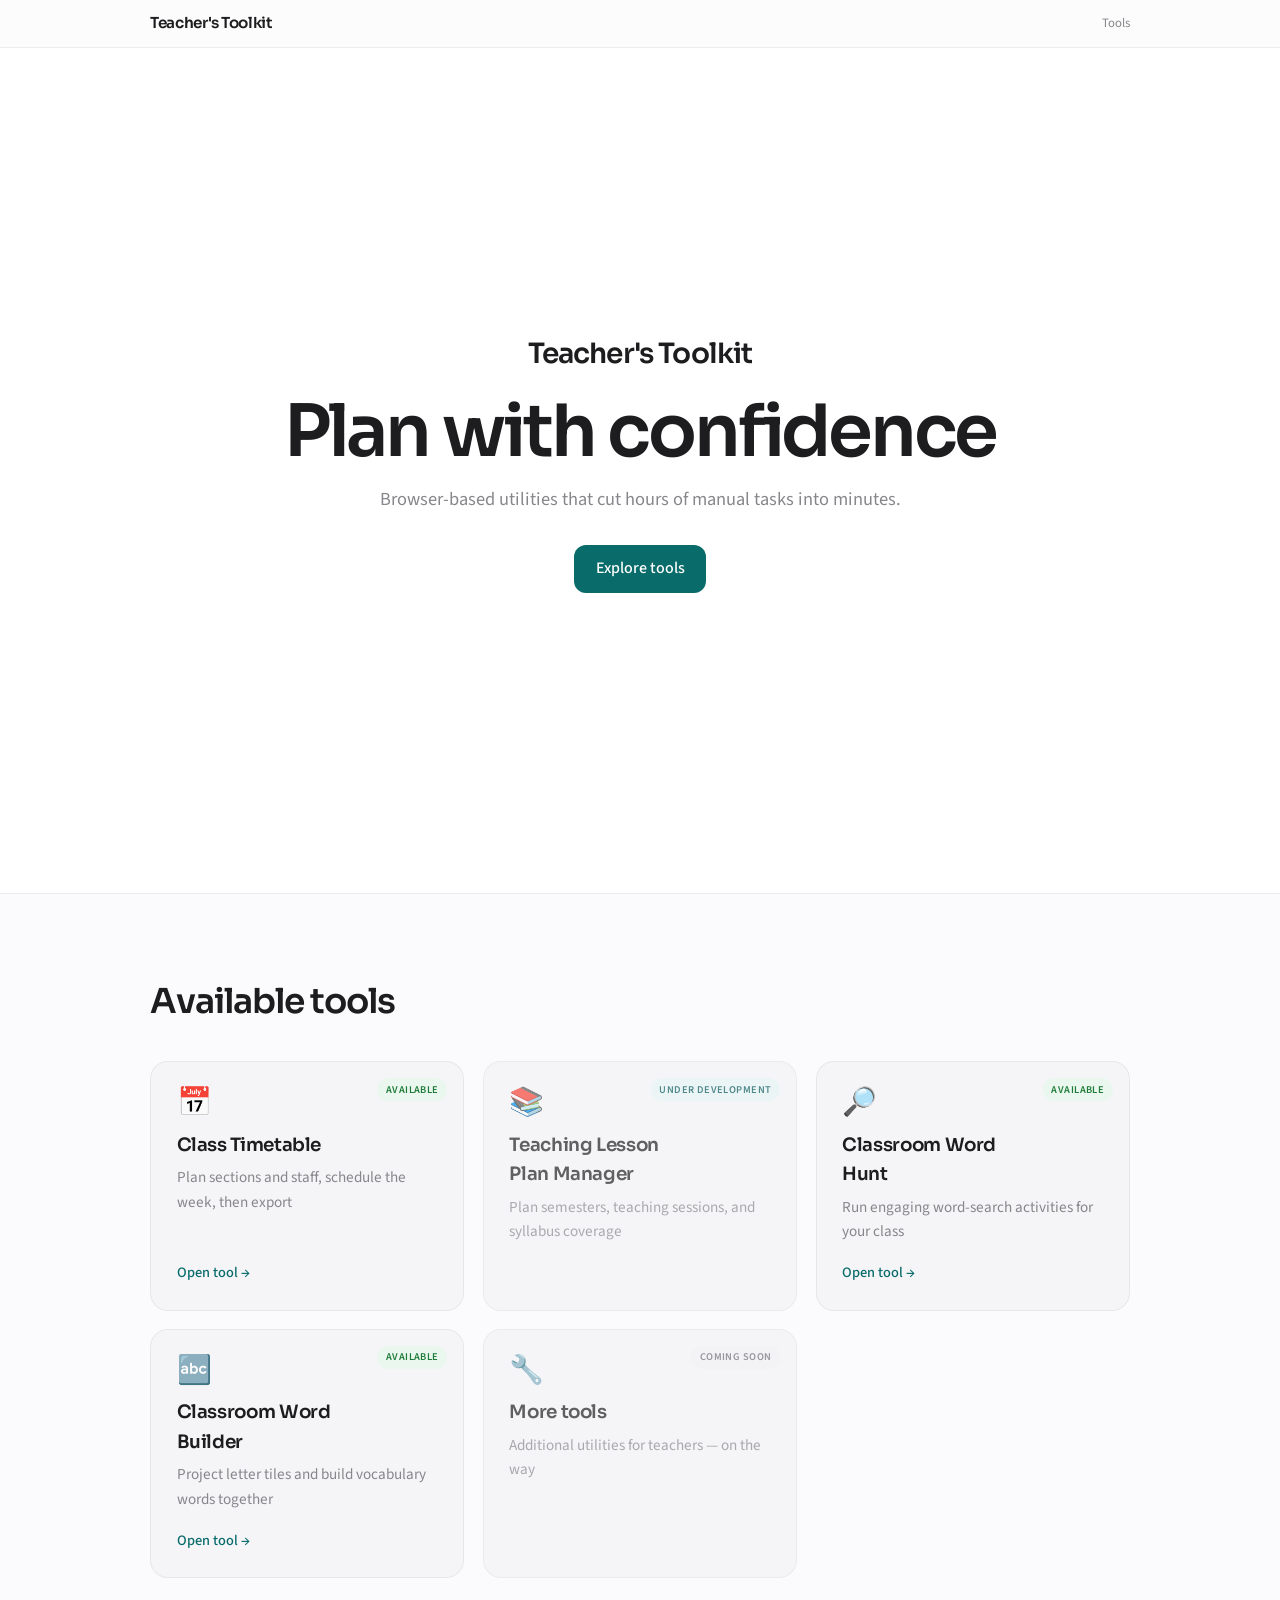
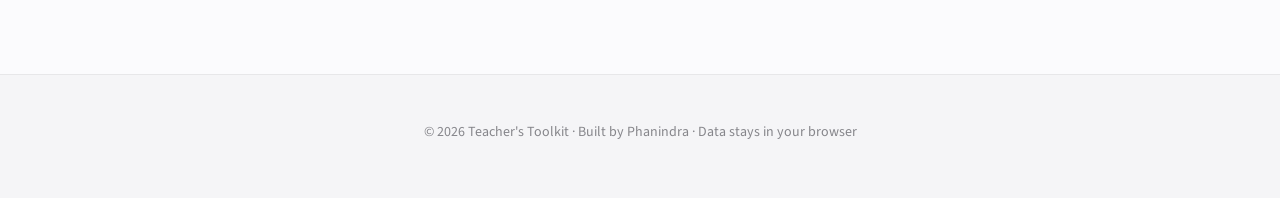
<file: public/index.html>
<!DOCTYPE html>
<html lang="en">
<head>
  <meta charset="UTF-8">
  <meta name="viewport" content="width=device-width, initial-scale=1.0">
  <meta name="description" content="Teacher's Toolkit — practical browser-based tools for educators.">
  <title>Teacher's Toolkit</title>
  <link rel="preconnect" href="https://fonts.googleapis.com">
  <link rel="preconnect" href="https://fonts.gstatic.com" crossorigin>
  <link href="https://fonts.googleapis.com/css2?family=Sora:wght@400;500;600;700&family=Source+Sans+3:wght@400;500;600;700&display=swap" rel="stylesheet">
  <link rel="stylesheet" href="assets/shared/toolkit.css">
</head>
<body class="page-home">
  <header class="site-header">
    <div class="header-inner">
      <a class="site-logo" href="./">Teacher's Toolkit</a>
      <nav class="site-nav" aria-label="Main">
        <a href="#tools">Tools</a>
      </nav>
    </div>
  </header>

  <main>
    <section class="home-hero" aria-labelledby="hero-heading">
      <p class="home-brand" id="home-brand">Teacher's Toolkit</p>
      <h1 id="hero-heading">Plan with confidence</h1>
      <p class="home-subtext" id="subtext">Browser-based utilities that cut hours of manual tasks into minutes.</p>
      <div class="home-cta">
        <a class="btn btn--primary" href="#tools">Explore tools</a>
      </div>
    </section>

    <section class="home-tools" id="tools" aria-labelledby="tools-heading">
      <h2 id="tools-heading">Available tools</h2>
      <div class="tool-cards tool-cards--grid" id="tool-cards"></div>
    </section>
  </main>

  <footer class="site-footer">
    <p>
      &copy; <span id="year"></span> Teacher's Toolkit &middot;
      Built by <a href="about.html" id="creator-link">Phanindra</a> &middot;
      Data stays in your browser
    </p>
  </footer>

  <script type="module">
    import { tools, brand } from "./assets/shared/tools-manifest.js";

    document.getElementById("home-brand").textContent = brand.siteName;
    document.getElementById("hero-heading").textContent = brand.headline;
    document.getElementById("subtext").textContent = brand.subtext;
    document.getElementById("creator-link").textContent = brand.creatorName;

    const container = document.getElementById("tool-cards");
    const badgeFor = (status) => {
      if (status === "live") return { className: "badge badge--live", label: "Available" };
      if (status === "under-development") {
        return { className: "badge badge--dev", label: "Under development" };
      }
      return { className: "badge badge--soon", label: "Coming soon" };
    };

    tools.forEach((tool) => {
      const isLive = tool.status === "live";
      const badge = badgeFor(tool.status);
      const inner = `
        <span class="${badge.className}">${badge.label}</span>
        <span class="tool-tile-icon" aria-hidden="true">${tool.icon || "📦"}</span>
        <h3>${tool.name}</h3>
        <p>${tool.description}</p>
        ${isLive ? '<span class="tool-tile-cta">Open tool &rarr;</span>' : ""}
      `;

      if (isLive && tool.href) {
        const a = document.createElement("a");
        a.href = tool.href;
        a.className = "tool-card tool-card--tile";
        a.innerHTML = inner;
        container.appendChild(a);
      } else {
        const card = document.createElement("article");
        card.className = "tool-card tool-card--tile tool-card--disabled";
        card.innerHTML = inner;
        container.appendChild(card);
      }
    });

    document.getElementById("year").textContent = new Date().getFullYear();
  </script>
</body>
</html>
</file>
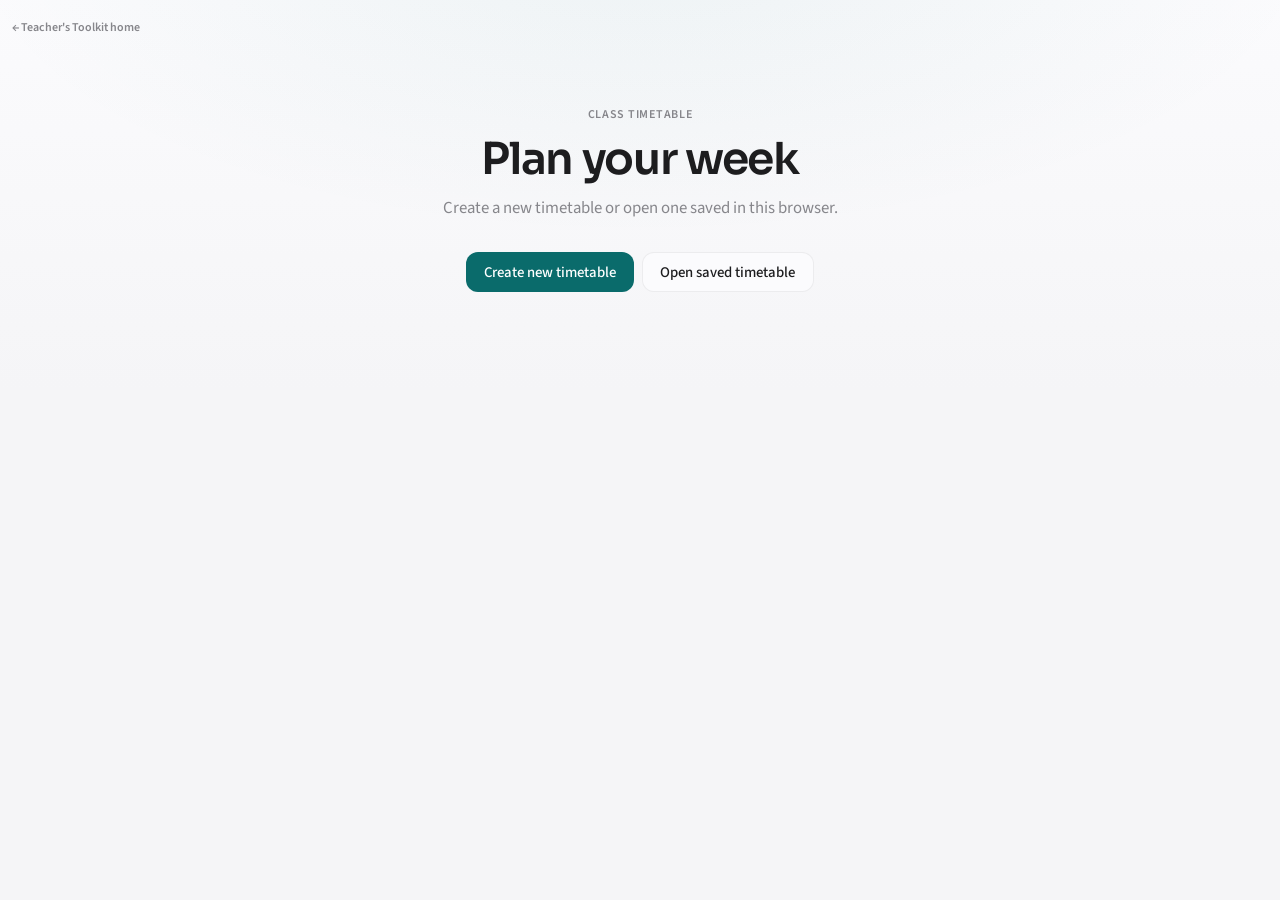
<file: public/class-timetable-v2/index.html>
<!DOCTYPE html>
<html lang="en">
<head>
  <meta charset="UTF-8">
  <meta name="viewport" content="width=device-width, initial-scale=1.0">
  <meta name="theme-color" content="#0A6B6B">
  <meta name="description" content="Plan sections and staff, schedule the week, then export printable class timetables.">
  <base href="./">
  <title>Class Timetable V2 — Teacher's Toolkit</title>
  <link rel="preconnect" href="https://fonts.googleapis.com">
  <link rel="preconnect" href="https://fonts.gstatic.com" crossorigin>
  <link href="https://fonts.googleapis.com/css2?family=Sora:wght@400;500;600;700&family=Source+Sans+3:wght@400;500;600;700&display=swap" rel="stylesheet">
  <link rel="stylesheet" href="../assets/shared/toolkit.css">
  <link rel="stylesheet" href="css/base.css">
</head>
<body>
  <nav class="toolkit-nav">
    <a href="../index.html">&larr; Teacher's Toolkit</a>
    <span class="nav-title">Class Timetable V2</span>
  </nav>
  <main id="app" aria-live="polite"></main>
  <script>
    if (location.protocol === "file:") {
      document.querySelector("#app").innerHTML = '<section style="max-width:760px;margin:2rem auto;padding:1.25rem;background:#fff;border:1px solid #e2e8f0;border-radius:12px"><h1 style="margin-top:0">Open this tool through a web server</h1><p>Class Timetable V2 uses browser modules, which browsers block when an HTML file is opened directly. Use Firebase Hosting, Cursor’s preview server, or another local HTTP server, then open the <code>class-timetable-v2/</code> route.</p></section>';
    }
  </script>
  <script type="module" src="js/app.js"></script>
</body>
</html>
</file>
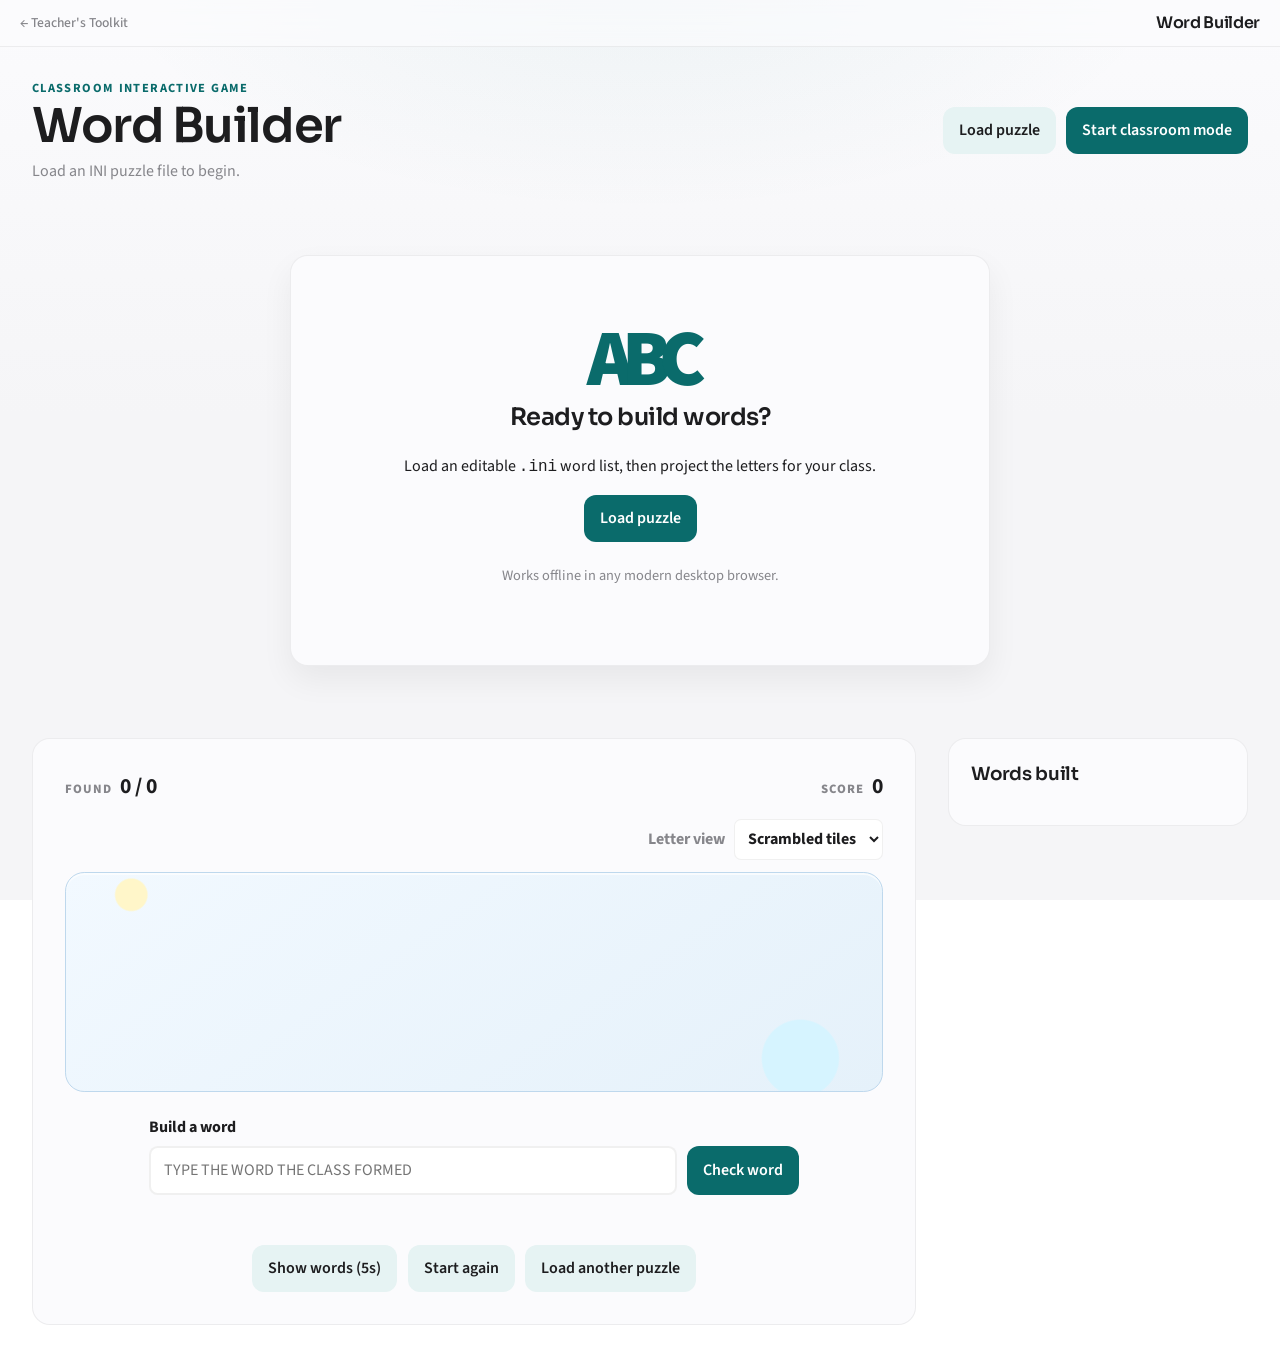
<file: public/word-builder/index.html>
<!doctype html>
<html lang="en">
<head>
  <meta charset="utf-8">
  <meta name="viewport" content="width=device-width, initial-scale=1">
  <title>Classroom Word Builder — Teacher's Toolkit</title>
  <link rel="preconnect" href="https://fonts.googleapis.com">
  <link rel="preconnect" href="https://fonts.gstatic.com" crossorigin>
  <link href="https://fonts.googleapis.com/css2?family=Sora:wght@400;500;600;700&family=Source+Sans+3:wght@400;500;600;700&display=swap" rel="stylesheet">
  <link rel="stylesheet" href="../assets/shared/toolkit.css">
  <link rel="stylesheet" href="style.css">
</head>
<body>
  <nav class="toolkit-nav">
    <a href="../">&larr; Teacher's Toolkit</a>
    <span class="nav-title">Word Builder</span>
  </nav>

  <main class="app-shell">
    <header class="app-header">
      <div>
        <p class="eyebrow">CLASSROOM INTERACTIVE GAME</p>
        <h1 id="puzzle-title">Word Builder</h1>
        <p id="puzzle-subtitle">Load an INI puzzle file to begin.</p>
        <p id="puzzle-file" class="puzzle-file" hidden></p>
      </div>
      <div class="header-actions teacher-control">
        <button id="load-button" class="secondary">Load puzzle</button>
        <input id="file-input" type="file" accept=".ini,text/plain" hidden>
        <button id="classroom-mode-button">Start classroom mode</button>
      </div>
    </header>

    <section id="welcome-panel" class="welcome-panel">
      <div class="welcome-icon" aria-hidden="true">ABC</div>
      <h2>Ready to build words?</h2>
      <p>Load an editable <code>.ini</code> word list, then project the letters for your class.</p>
      <button id="welcome-load-button">Load puzzle</button>
      <p class="offline-note">Works offline in any modern desktop browser.</p>
    </section>

    <section id="game-panel" class="game-layout" hidden>
      <section class="game-stage" aria-label="Word Builder puzzle">
        <div class="scorebar">
          <div><span class="stat-label">Found</span><strong id="found-count">0 / 0</strong></div>
          <div><span class="stat-label">Score</span><strong id="score">0</strong></div>
        </div>

        <div class="view-controls teacher-control">
          <label for="letter-view">Letter view</label>
          <select id="letter-view">
            <option value="scrambled">Scrambled tiles</option>
            <option value="grid">Letter grid</option>
            <option value="grouped">Letter packs</option>
          </select>
        </div>
        <div id="letter-board-wrap" class="letter-board-wrap">
          <div id="letter-board" class="letter-board" aria-label="Letters available to build words"></div>
        </div>

        <div class="answer-area teacher-control">
          <label for="guess-input">Build a word</label>
          <div class="answer-row">
            <input id="guess-input" type="text" autocomplete="off" placeholder="Type the word the class formed">
            <button id="check-button">Check word</button>
          </div>
          <p id="feedback" class="feedback" role="status" aria-live="polite"></p>
        </div>

        <div class="game-actions teacher-control">
          <button id="show-words-button" class="secondary">Show words (5s)</button>
          <button id="restart-button" class="secondary">Start again</button>
          <button id="new-puzzle-button" class="secondary">Load another puzzle</button>
        </div>
      </section>

      <aside id="progress-panel" class="progress-panel">
        <h2>Words built</h2>
        <ol id="word-list" class="word-list"></ol>
      </aside>
    </section>
  </main>

  <dialog id="word-preview-dialog" class="word-preview-dialog">
    <section>
      <div class="preview-decoration" aria-hidden="true">
        <span>A</span><span>B</span><span>C</span><span>★</span><span>?</span><span>!</span><span>Z</span><span>+</span>
      </div>
      <p class="eyebrow">MEMORISE THE WORDS</p>
      <h2>Words to build</h2>
      <ol id="word-preview-list" class="word-preview-list"></ol>
      <p id="word-preview-timer" class="word-preview-timer" aria-live="polite"></p>
      <button id="close-preview-button" type="button" class="secondary">Hide words</button>
    </section>
  </dialog>

  <dialog id="completion-dialog">
    <form method="dialog">
      <div class="completion-mark" aria-hidden="true">🎉</div>
      <h2>Word Builder complete!</h2>
      <p id="completion-summary"></p>
      <div class="dialog-actions">
        <button id="completion-restart-button" value="default" class="secondary">Start again</button>
        <button id="completion-load-button" value="default">Load another puzzle</button>
      </div>
    </form>
  </dialog>

  <dialog id="question-dialog" class="question-dialog">
    <form method="dialog">
      <p class="eyebrow">CLASS DISCUSSION</p>
      <p id="question-success-message" class="question-success-message"></p>
      <h2 id="follow-up-question"></h2>
      <p id="follow-up-answer" class="follow-up-answer" hidden></p>
      <p id="answer-timer" class="answer-timer" aria-live="polite"></p>
      <div class="dialog-actions">
        <button id="show-answer-button" type="button" class="secondary">Show answer</button>
        <button id="continue-button" value="continue">Continue</button>
      </div>
    </form>
  </dialog>

  <script src="../assets/shared/content-safety/default-policy.js"></script>
  <script src="../assets/shared/content-safety/engine.js"></script>
  <script src="app.js"></script>
</body>
</html>
</file>
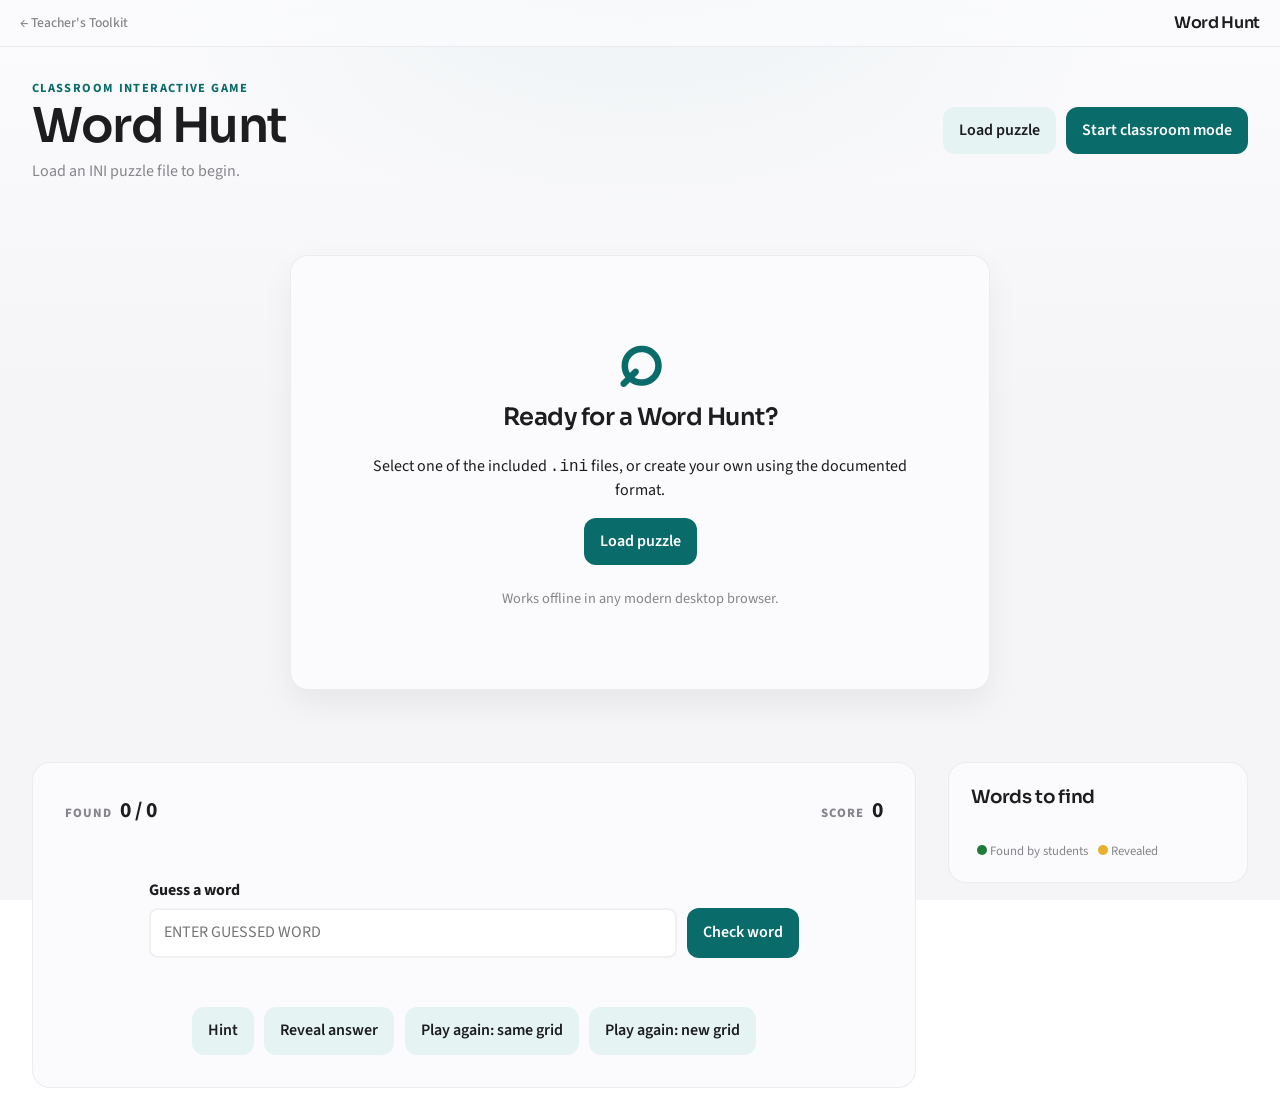
<file: public/wordhunt/index.html>
<!doctype html>
<html lang="en">
<head>
  <meta charset="utf-8">
  <meta name="viewport" content="width=device-width, initial-scale=1">
  <title>Classroom Word Hunt — Teacher's Toolkit</title>
  <link rel="preconnect" href="https://fonts.googleapis.com">
  <link rel="preconnect" href="https://fonts.gstatic.com" crossorigin>
  <link href="https://fonts.googleapis.com/css2?family=Sora:wght@400;500;600;700&family=Source+Sans+3:wght@400;500;600;700&display=swap" rel="stylesheet">
  <link rel="stylesheet" href="../assets/shared/toolkit.css">
  <link rel="stylesheet" href="style.css">
</head>
<body>
  <nav class="toolkit-nav">
    <a href="../">&larr; Teacher's Toolkit</a>
    <span class="nav-title">Word Hunt</span>
  </nav>
  <main class="app-shell">
    <header class="app-header">
      <div>
        <p class="eyebrow">CLASSROOM INTERACTIVE GAME</p>
        <h1 id="puzzle-title">Word Hunt</h1>
        <p id="puzzle-subtitle">Load an INI puzzle file to begin.</p>
        <p id="puzzle-file" class="puzzle-file" hidden></p>
      </div>
      <div class="header-actions teacher-control">
        <button id="load-button" class="secondary">Load puzzle</button>
        <input id="file-input" type="file" accept=".ini,text/plain" hidden>
        <button id="classroom-mode-button">Start classroom mode</button>
      </div>
    </header>

    <section id="welcome-panel" class="welcome-panel">
      <div class="welcome-icon" aria-hidden="true">⌕</div>
      <h2>Ready for a Word Hunt?</h2>
      <p>Select one of the included <code>.ini</code> files, or create your own using the documented format.</p>
      <button id="welcome-load-button">Load puzzle</button>
      <p class="offline-note">Works offline in any modern desktop browser.</p>
    </section>

    <section id="game-panel" class="game-layout" hidden>
      <section class="game-stage" aria-label="Word Hunt puzzle">
        <div class="scorebar">
          <div><span class="stat-label">Found</span><strong id="found-count">0 / 0</strong></div>
          <div><span class="stat-label">Score</span><strong id="score">0</strong></div>
        </div>
        <div id="grid-wrap" class="grid-wrap">
          <div id="word-grid" class="word-grid" aria-label="Letter grid"></div>
        </div>
        <div class="answer-area teacher-control">
          <label for="guess-input">Guess a word</label>
          <div class="answer-row">
            <input id="guess-input" type="text" autocomplete="off" placeholder="Enter guessed word">
            <button id="check-button">Check word</button>
          </div>
          <p id="feedback" class="feedback" role="status" aria-live="polite"></p>
        </div>
        <div class="game-actions teacher-control">
          <button id="hint-button" class="secondary">Hint</button>
          <button id="reveal-button" class="secondary">Reveal answer</button>
          <button id="same-grid-button" class="secondary">Play again: same grid</button>
          <button id="new-grid-button" class="secondary">Play again: new grid</button>
        </div>
      </section>

      <aside class="progress-panel">
        <h2>Words to find</h2>
        <ol id="word-list" class="word-list"></ol>
        <p class="legend"><span class="found-dot"></span> Found by students <span class="revealed-dot"></span> Revealed</p>
      </aside>
    </section>
  </main>

  <dialog id="reveal-dialog">
    <form method="dialog">
      <h2>Reveal answer</h2>
      <p>Select an unfound word. It will be highlighted but score no points.</p>
      <select id="reveal-select" aria-label="Word to reveal"></select>
      <div class="dialog-actions">
        <button value="cancel" class="secondary">Cancel</button>
        <button id="confirm-reveal-button" value="default">Reveal</button>
      </div>
    </form>
  </dialog>
  <dialog id="completion-dialog">
    <form method="dialog">
      <div class="completion-mark" aria-hidden="true">🎉</div>
      <h2>Word Hunt complete!</h2>
      <p id="completion-summary"></p>
      <div class="dialog-actions">
        <button id="completion-same-button" value="default" class="secondary">Same grid</button>
        <button id="completion-new-button" value="default">New grid</button>
        <button id="completion-load-button" value="default">Load another puzzle</button>
      </div>
    </form>
  </dialog>
  <dialog id="question-dialog" class="question-dialog">
    <form method="dialog">
      <p class="eyebrow">CLASS DISCUSSION</p>
      <p id="question-success-message" class="question-success-message"></p>
      <h2 id="follow-up-question"></h2>
      <p id="follow-up-answer" class="follow-up-answer" hidden></p>
      <p id="answer-timer" class="answer-timer" aria-live="polite"></p>
      <div class="dialog-actions">
        <button id="show-answer-button" type="button" class="secondary">Show answer</button>
        <button id="continue-word-hunt-button" value="continue">Continue word hunt</button>
      </div>
    </form>
  </dialog>

  <script src="../assets/shared/content-safety/default-policy.js"></script>
  <script src="../assets/shared/content-safety/engine.js"></script>
  <script src="app.js"></script>
</body>
</html>
</file>
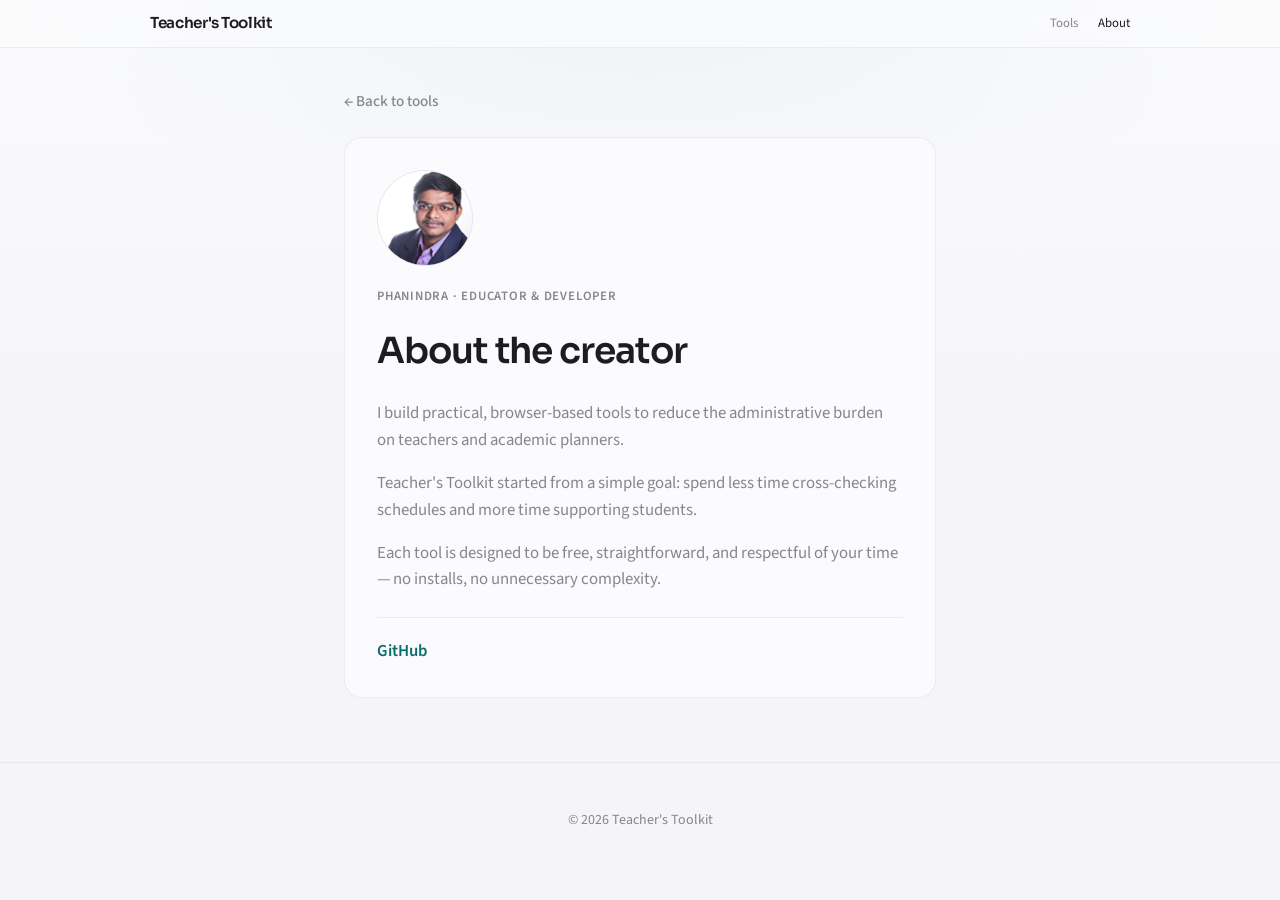
<file: public/about.html>
<!DOCTYPE html>
<html lang="en">
<head>
  <meta charset="UTF-8">
  <meta name="viewport" content="width=device-width, initial-scale=1.0">
  <title>About — Teacher's Toolkit</title>
  <link rel="preconnect" href="https://fonts.googleapis.com">
  <link rel="preconnect" href="https://fonts.gstatic.com" crossorigin>
  <link href="https://fonts.googleapis.com/css2?family=Sora:wght@400;500;600;700&family=Source+Sans+3:wght@400;500;600;700&display=swap" rel="stylesheet">
  <link rel="stylesheet" href="assets/shared/toolkit.css">
</head>
<body class="page-about">
  <header class="site-header">
    <div class="header-inner">
      <a class="site-logo" href="./">Teacher's Toolkit</a>
      <nav class="site-nav" aria-label="Main">
        <a href="./#tools">Tools</a>
        <a href="about.html" aria-current="page">About</a>
      </nav>
    </div>
  </header>

  <main class="about-page">
    <a class="back-link" href="./">&larr; Back to tools</a>
    <section class="about-section about-section--page">
      <img class="about-avatar" id="creator-photo" src="assets/shared/Phani.png" alt="" width="96" height="96">
      <p class="about-greeting" id="greeting"></p>
      <h1 id="about-heading">About the creator</h1>
      <div id="bio-content"></div>
      <div class="about-links">
        <a id="github-link" href="#" target="_blank" rel="noopener noreferrer">GitHub</a>
      </div>
    </section>
  </main>

  <footer class="site-footer">
    <p>&copy; <span id="year"></span> Teacher's Toolkit</p>
  </footer>

  <script type="module">
    import { brand } from "./assets/shared/tools-manifest.js";

    document.getElementById("greeting").textContent =
      `${brand.creatorName} · ${brand.creatorTitle}`;
    document.getElementById("creator-photo").alt = brand.creatorName;
    document.getElementById("bio-content").innerHTML = brand.bio
      .map((p) => `<p>${p}</p>`)
      .join("");
    document.getElementById("github-link").href = brand.githubUrl;
    document.getElementById("year").textContent = new Date().getFullYear();
  </script>
</body>
</html>
</file>
<file: public/assets/shared/toolkit.css>
/* Teacher's Toolkit — shared styles (Apple-inspired light system) */
:root {
  --color-bg: #f5f5f7;
  --color-panel: #fbfbfd;
  --color-surface: #fbfbfd;
  --color-text: #1d1d1f;
  --color-text-muted: #86868b;
  --color-accent: #0A6B6B;
  --color-accent-soft: #E6F3F3;
  --color-accent-hover: #0C7C7C;
  --color-accent-tint: rgba(10, 107, 107, 0.06);
  --color-navy: #1d1d1f;
  --color-border: rgba(0, 0, 0, 0.06);
  --color-success: #1d7a37;
  --color-success-bg: #eaf7ef;
  --color-muted-bg: #efeff1;
  --shadow-sm: 0 1px 2px rgba(0, 0, 0, 0.04);
  --shadow-md: 0 14px 32px rgba(0, 0, 0, 0.06);
  --radius: 18px;
  --font-display: "Sora", "Source Sans 3", sans-serif;
  --font: "Source Sans 3", sans-serif;
  --content-max: 980px;
}

*, *::before, *::after { box-sizing: border-box; }

html { scroll-behavior: smooth; }

body {
  margin: 0;
  font-family: var(--font);
  font-size: 1.05rem;
  line-height: 1.6;
  color: var(--color-text);
  background:
    radial-gradient(1100px 480px at 50% -60px, var(--color-accent-tint), transparent 62%),
    linear-gradient(180deg, var(--color-panel) 0%, var(--color-bg) 46%);
  background-attachment: fixed;
  min-height: 100vh;
}

a { color: var(--color-accent); text-decoration: none; }
a:hover { text-decoration: underline; }

.visually-hidden {
  position: absolute;
  width: 1px; height: 1px;
  padding: 0; margin: -1px;
  overflow: hidden;
  clip: rect(0,0,0,0);
  border: 0;
}

/* Header */
.site-header {
  background: rgba(251, 251, 253, 0.72);
  backdrop-filter: saturate(180%) blur(20px);
  -webkit-backdrop-filter: saturate(180%) blur(20px);
  border-bottom: 1px solid var(--color-border);
  padding: 0.7rem 1.5rem;
  position: sticky;
  top: 0;
  z-index: 100;
}

.header-inner {
  max-width: var(--content-max);
  margin: 0 auto;
  display: flex;
  align-items: center;
  justify-content: space-between;
}

.site-logo {
  font-family: var(--font-display);
  font-size: 0.95rem;
  font-weight: 600;
  letter-spacing: -0.02em;
  color: var(--color-text);
  text-decoration: none;
}

.site-logo:hover { text-decoration: none; opacity: 0.8; }

.site-nav { display: flex; gap: 1.25rem; }

.site-nav a {
  color: var(--color-text-muted);
  font-size: 0.8rem;
  font-weight: 400;
  text-decoration: none;
  transition: color 0.2s ease;
}

.site-nav a:hover,
.site-nav a[aria-current="page"] {
  color: var(--color-text);
}

/* Home page — Apple-inspired hero + tools */
.page-home {
  --home-bg: var(--color-bg);
  --home-panel: var(--color-panel);
  --home-surface: rgba(251, 251, 253, 0.72);
  --home-text: var(--color-text);
  --home-muted: var(--color-text-muted);
  --home-accent: var(--color-accent);
  --home-accent-hover: var(--color-accent-hover);
  --home-accent-tint: var(--color-accent-tint);
  --home-border: var(--color-border);
  --home-display: var(--font-display);
  --home-body: var(--font);
  --home-radius: var(--radius);
  --home-max: var(--content-max);
  background: transparent;
}

.page-home .site-header {
  background: var(--home-surface);
  backdrop-filter: saturate(180%) blur(20px);
  -webkit-backdrop-filter: saturate(180%) blur(20px);
  border-bottom: 1px solid var(--home-border);
  padding: 0.7rem 1.5rem;
  animation: home-chrome-in 0.5s ease both;
}

.page-home .header-inner {
  max-width: var(--home-max);
}

.page-home .site-logo {
  font-family: var(--home-display);
  font-size: 0.95rem;
  font-weight: 600;
  letter-spacing: -0.02em;
  color: var(--home-text);
}

.page-home .site-nav a {
  color: var(--home-muted);
  font-size: 0.8rem;
  font-weight: 400;
  transition: color 0.2s ease, opacity 0.2s ease;
}

.page-home .site-nav a:hover,
.page-home .site-nav a[aria-current="page"] {
  color: var(--home-text);
  text-decoration: none;
}

.page-home .home-hero {
  display: flex;
  flex-direction: column;
  align-items: center;
  justify-content: center;
  text-align: center;
  min-height: calc(100vh - 3.4rem);
  padding: 3rem 1.5rem 4rem;
  margin: 0;
}

.page-home .home-brand {
  margin: 0 0 1.1rem;
  font-family: var(--home-display);
  font-size: clamp(1.35rem, 3vw, 1.75rem);
  font-weight: 600;
  letter-spacing: -0.03em;
  color: var(--home-text);
}

.page-home .home-hero h1 {
  margin: 0 0 1rem;
  font-family: var(--home-display);
  font-size: clamp(2.4rem, 7vw, 4.5rem);
  font-weight: 600;
  letter-spacing: -0.045em;
  line-height: 1.05;
  color: var(--home-text);
}

.page-home .home-subtext {
  margin: 0 auto 2rem;
  max-width: 34rem;
  font-size: 1.15rem;
  line-height: 1.5;
  color: var(--home-muted);
}

.page-home .home-cta {
  display: flex;
  flex-wrap: wrap;
  gap: 0.75rem;
  justify-content: center;
}

.page-home .home-cta .btn {
  border-radius: 12px;
  padding: 0.7rem 1.35rem;
  font-size: 1rem;
  font-weight: 500;
  transition: background 0.2s ease, transform 0.2s ease;
}

.page-home .home-cta .btn--primary {
  background: var(--home-accent);
  color: #fff;
}

.page-home .home-cta .btn--primary:hover {
  background: var(--home-accent-hover);
  transform: scale(1.02);
}

.page-home .home-cta .btn--secondary {
  background: transparent;
  color: var(--home-accent);
  border: none;
}

.page-home .home-cta .btn--secondary:hover {
  background: transparent;
  color: var(--home-accent-hover);
  text-decoration: underline;
}

.page-home .home-hero > * {
  animation: home-rise 0.7s ease both;
}

.page-home .home-hero > *:nth-child(2) { animation-delay: 0.08s; }
.page-home .home-hero > *:nth-child(3) { animation-delay: 0.16s; }
.page-home .home-hero > *:nth-child(4) { animation-delay: 0.24s; }

.page-home .home-tools {
  background: var(--home-panel);
  border-top: 1px solid var(--home-border);
  padding: 5rem 1.5rem 6rem;
}

.page-home .home-tools h2 {
  max-width: var(--home-max);
  margin: 0 auto 2rem;
  font-family: var(--home-display);
  font-size: clamp(1.6rem, 3vw, 2.15rem);
  font-weight: 600;
  letter-spacing: -0.03em;
  color: var(--home-text);
}

.page-home .tool-cards--grid {
  max-width: var(--home-max);
  margin: 0 auto;
  display: grid;
  grid-template-columns: repeat(auto-fill, minmax(240px, 1fr));
  gap: 1.15rem;
}

.page-home .tool-card--tile {
  background: var(--home-bg);
  border: 1px solid var(--home-border);
  border-radius: var(--home-radius);
  padding: 1.6rem;
  box-shadow: none;
  display: flex;
  flex-direction: column;
  align-items: flex-start;
  text-decoration: none;
  color: inherit;
  transition: transform 0.2s ease, box-shadow 0.2s ease, background 0.2s ease;
  position: relative;
}

.page-home a.tool-card--tile:hover {
  transform: translateY(-4px);
  box-shadow: 0 14px 32px rgba(0, 0, 0, 0.06);
  background: #fff;
  text-decoration: none;
  color: inherit;
}

.page-home .tool-card--disabled {
  opacity: 0.7;
  background: #f2f2f4;
  pointer-events: none;
}

.page-home .tool-tile-icon {
  font-size: 1.75rem;
  margin-bottom: 0.85rem;
  line-height: 1;
}

.page-home .tool-card--tile h3 {
  margin: 0 0 0.4rem;
  padding-right: 5.5rem;
  font-family: var(--home-display);
  font-size: 1.15rem;
  font-weight: 600;
  letter-spacing: -0.02em;
  color: var(--home-text);
}

.page-home .tool-card--tile p {
  margin: 0;
  font-size: 0.95rem;
  color: var(--home-muted);
  flex: 1;
}

.page-home .tool-tile-cta {
  margin-top: 1.1rem;
  font-size: 0.9rem;
  font-weight: 500;
  color: var(--home-accent);
}

.page-home .badge {
  position: absolute;
  top: 1rem;
  right: 1rem;
  padding: 0.2rem 0.55rem;
  border-radius: 999px;
  font-size: 0.65rem;
  font-weight: 600;
  text-transform: uppercase;
  letter-spacing: 0.04em;
}

.page-home .badge--live { background: #eaf7ef; color: #1d7a37; }
.page-home .badge--dev { background: #E6F3F3; color: #085858; }
.page-home .badge--soon { background: #efeff1; color: #6e6e73; }

.page-home .site-footer {
  max-width: none;
  margin: 0;
  padding: 2rem 1.5rem 2.5rem;
  background: var(--home-bg);
  border-top: 1px solid var(--home-border);
  color: var(--home-muted);
}

.page-home .site-footer a { color: var(--home-muted); }
.page-home .site-footer a:hover { color: var(--home-accent); }

@keyframes home-rise {
  from { opacity: 0; transform: translateY(12px); }
  to { opacity: 1; transform: translateY(0); }
}

@keyframes home-chrome-in {
  from { opacity: 0; }
  to { opacity: 1; }
}

/* About page */
.page-about .about-page {
  max-width: 640px;
  margin: 0 auto;
  padding: 2.5rem 1.5rem 4rem;
}

.back-link {
  display: inline-block;
  margin-bottom: 1.5rem;
  font-size: 0.95rem;
  font-weight: 500;
  color: var(--color-text-muted);
}

.back-link:hover { color: var(--color-accent); text-decoration: none; }

.about-section--page {
  background: var(--color-panel);
  border: 1px solid var(--color-border);
  border-radius: var(--radius);
  padding: 2rem;
  box-shadow: none;
}

.about-avatar {
  display: block;
  width: 96px;
  height: 96px;
  margin: 0 0 1.25rem;
  border-radius: 50%;
  object-fit: cover;
  object-position: 54% 20%;
  border: 1px solid var(--color-border);
  background: var(--color-bg);
}

.about-greeting {
  margin: 0 0 0.5rem;
  font-size: 0.8rem;
  font-weight: 600;
  color: var(--color-accent);
  text-transform: uppercase;
  letter-spacing: 0.06em;
}

.about-section--page h1 {
  margin: 0 0 1.25rem;
  font-family: var(--font-display);
  font-size: clamp(1.75rem, 4vw, 2.25rem);
  font-weight: 600;
  letter-spacing: -0.03em;
  color: var(--color-text);
}

.about-section--page p {
  margin: 0 0 1rem;
  color: var(--color-text-muted);
}

.about-links {
  margin-top: 1.5rem;
  padding-top: 1.25rem;
  border-top: 1px solid var(--color-border);
}

.about-links a { font-weight: 600; }

/* Shared buttons */
.btn {
  display: inline-block;
  padding: 0.55rem 1.1rem;
  border-radius: 12px;
  font-size: 0.925rem;
  font-weight: 500;
  text-decoration: none;
  border: none;
  cursor: pointer;
  font-family: inherit;
  transition: background 0.2s;
}

.btn--primary { background: var(--color-accent); color: #fff; }
.btn--primary:hover { background: var(--color-accent-hover); text-decoration: none; color: #fff; }

.btn--secondary {
  background: transparent;
  color: var(--color-accent);
  border: none;
}

.btn--secondary:hover { background: transparent; text-decoration: underline; color: var(--color-accent-hover); }

.btn--danger { background: #fef2f2; color: #dc2626; border: 1px solid #fecaca; }

.btn--sm { padding: 0.35rem 0.75rem; font-size: 0.85rem; }

/* Footer */
.site-footer {
  max-width: none;
  margin: 0;
  padding: 2rem 1.5rem 2.5rem;
  text-align: center;
  font-size: 0.875rem;
  color: var(--color-text-muted);
  border-top: 1px solid var(--color-border);
}

.site-footer a { color: var(--color-text-muted); }
.site-footer a:hover { color: var(--color-accent); }

/* Toolkit nav bar (subprojects) */
.toolkit-nav {
  background: rgba(251, 251, 253, 0.72);
  backdrop-filter: saturate(180%) blur(20px);
  -webkit-backdrop-filter: saturate(180%) blur(20px);
  border-bottom: 1px solid var(--color-border);
  padding: 0.7rem 1.25rem;
  display: flex;
  align-items: center;
  justify-content: space-between;
  gap: 1rem;
  flex-wrap: wrap;
  position: sticky;
  top: 0;
  z-index: 100;
}

.toolkit-nav a {
  font-size: 0.85rem;
  font-weight: 500;
  color: var(--color-text-muted);
  text-decoration: none;
}

.toolkit-nav a:hover { color: var(--color-accent); text-decoration: none; }

.toolkit-nav .nav-title {
  font-family: var(--font-display);
  font-weight: 600;
  letter-spacing: -0.02em;
  color: var(--color-text);
}
</file>
<file: public/class-timetable-v2/css/base.css>
/* Class Timetable V2 — design tokens (8pt system) */
:root {
  /* Color — aligned with Teachers Toolkit apple-ui palette */
  --ct-bg: #f5f5f7;
  --ct-bg-accent: #F0F5F5;
  --ct-surface: #fbfbfd;
  --ct-surface-muted: #f5f5f7;
  --ct-surface-hover: #f0f0f2;
  --ct-border: rgba(0, 0, 0, 0.06);
  --ct-border-strong: #c7c7cc;
  --ct-primary: #1d1d1f;
  --ct-primary-hover: #000000;
  --ct-accent: #0A6B6B;
  --ct-accent-hover: #0C7C7C;
  --ct-accent-soft: #E6F3F3;
  --ct-accent-tint: rgba(10, 107, 107, 0.06);
  --ct-chrome: rgba(251, 251, 253, 0.72);
  --ct-text: #1d1d1f;
  --ct-text-secondary: #86868b;
  --ct-text-disabled: #aeaeb2;
  --ct-success: #1d7a37;
  --ct-success-bg: #eaf7ef;
  --ct-warning: #9a6700;
  --ct-warning-bg: #fff6e0;
  --ct-warning-border: #efd29a;
  --ct-error: #b42318;
  --ct-error-bg: #fef3f2;
  --ct-error-border: #fecdca;
  --ct-info: #0A6B6B;
  --ct-info-bg: #E6F3F3;
  --ct-mapping: #F0F5F5;
  --ct-selection: #0A6B6B;
  --ct-focus-ring: rgba(10, 107, 107, 0.28);

  /* Typography */
  --ct-font: "Source Sans 3", sans-serif;
  --ct-font-display: "Sora", "Source Sans 3", sans-serif;
  --ct-fs-display: 1.75rem;
  --ct-fs-h1: 1.375rem;
  --ct-fs-h2: 1rem;
  --ct-fs-h3: 0.9375rem;
  --ct-fs-body: 0.9375rem;
  --ct-fs-label: 0.8125rem;
  --ct-fs-caption: 0.75rem;
  --ct-fw-regular: 400;
  --ct-fw-medium: 500;
  --ct-fw-semibold: 600;
  --ct-fw-bold: 700;
  --ct-lh-tight: 1.25;
  --ct-lh-body: 1.45;
  --ct-tracking-label: 0.04em;

  /* Spacing (8pt) */
  --ct-space-1: 4px;
  --ct-space-2: 8px;
  --ct-space-3: 12px;
  --ct-space-4: 16px;
  --ct-space-5: 24px;
  --ct-space-6: 32px;
  --ct-space-7: 40px;
  --ct-space-8: 48px;

  /* Radius / elevation */
  --ct-radius-sm: 6px;
  --ct-radius-md: 8px;
  --ct-radius-lg: 12px;
  --ct-radius-full: 999px;
  --ct-shadow-xs: 0 1px 2px rgba(15, 28, 46, 0.05);
  --ct-shadow-sm: 0 2px 8px rgba(15, 28, 46, 0.06);
  --ct-shadow-md: 0 8px 24px rgba(15, 28, 46, 0.1);
  --ct-shadow-lg: 0 16px 40px rgba(15, 28, 46, 0.14);

  /* Motion */
  --ct-ease: cubic-bezier(0.2, 0.8, 0.2, 1);
  --ct-duration-fast: 120ms;
  --ct-duration: 180ms;

  /* Layout */
  --ct-shell: 1280px;
  --ct-touch: 40px;
  --ct-row-h: 44px;
  --ct-header-h: 42px;
  --ct-nav-h: 52px;

  /* Breakpoints documented: 640 / 800 / 1024 */
}

#app {
  min-height: calc(100vh - var(--ct-nav-h));
  font-family: var(--ct-font);
  font-size: var(--ct-fs-body);
  line-height: var(--ct-lh-body);
  color: var(--ct-text);
}

.map-page {
  min-height: calc(100vh - var(--ct-nav-h));
  display: flex;
  flex-direction: column;
  background:
    radial-gradient(1100px 480px at 50% -60px, rgba(10, 107, 107, 0.06), transparent 62%),
    linear-gradient(180deg, #fbfbfd 0%, var(--ct-bg) 46%);
}

.map-shell {
  width: min(var(--ct-shell), calc(100% - var(--ct-space-5)));
  margin: 0 auto;
  display: flex;
  flex-direction: column;
  flex: 1;
  min-height: 0;
  padding: var(--ct-space-4) 0 var(--ct-space-4);
  gap: var(--ct-space-3);
}

/* ── Toolbar ── */

.map-shell .btn--secondary {
  background: var(--ct-surface);
  color: var(--ct-text);
  border: 1px solid var(--ct-border);
}

.map-shell .btn--secondary:hover {
  background: var(--ct-surface-hover);
  color: var(--ct-text);
  text-decoration: none;
  box-shadow: 0 8px 20px rgba(0, 0, 0, 0.06);
}

.map-shell .btn:disabled,
.map-shell .btn[disabled] {
  opacity: 0.45;
  cursor: not-allowed;
  box-shadow: none;
  transform: none;
}

.map-header,
.map-action-bar {
  background: var(--ct-chrome);
  backdrop-filter: saturate(180%) blur(20px);
  -webkit-backdrop-filter: saturate(180%) blur(20px);
}

.map-header {
  display: flex;
  align-items: center;
  justify-content: space-between;
  gap: var(--ct-space-3);
  flex-wrap: wrap;
  padding: var(--ct-space-2) var(--ct-space-3);
  border: 1px solid var(--ct-border);
  border-radius: var(--ct-radius-lg);
  box-shadow: none;
}

.map-header-left {
  display: flex;
  align-items: center;
  gap: var(--ct-space-3);
  flex-wrap: wrap;
  min-width: 0;
}

.map-step {
  margin: 0;
  display: inline-flex;
  align-items: center;
  gap: var(--ct-space-2);
  padding: var(--ct-space-1) var(--ct-space-2);
  border-radius: var(--ct-radius-sm);
  background: var(--ct-surface-muted);
  color: var(--ct-text-secondary);
  font-size: var(--ct-fs-caption);
  font-weight: var(--ct-fw-bold);
  letter-spacing: var(--ct-tracking-label);
  text-transform: uppercase;
  white-space: nowrap;
  line-height: var(--ct-lh-tight);
}

.map-step-dot {
  width: 6px;
  height: 6px;
  border-radius: 50%;
  background: var(--ct-accent);
  flex-shrink: 0;
}

.map-project-name {
  display: flex;
  align-items: center;
  min-width: 0;
}

.map-project-name input {
  min-width: 160px;
  max-width: 280px;
  width: 22vw;
  height: 36px;
  padding: 0 var(--ct-space-3);
  border: 1px solid var(--ct-border);
  border-radius: var(--ct-radius-md);
  font: inherit;
  font-size: var(--ct-fs-label);
  font-weight: var(--ct-fw-semibold);
  color: var(--ct-text);
  background: var(--ct-surface);
  transition:
    border-color var(--ct-duration-fast) var(--ct-ease),
    box-shadow var(--ct-duration-fast) var(--ct-ease);
}

.map-project-name input:hover {
  border-color: var(--ct-border-strong);
}

.map-project-name input:focus {
  outline: none;
  border-color: var(--ct-accent);
  box-shadow: 0 0 0 3px var(--ct-focus-ring);
}

.map-privacy {
  margin: 0;
  display: inline-flex;
  align-items: center;
  gap: var(--ct-space-1);
  color: var(--ct-text-secondary);
  font-size: var(--ct-fs-caption);
  white-space: nowrap;
}

.map-privacy-dot {
  width: 6px;
  height: 6px;
  border-radius: 50%;
  background: var(--ct-success);
  box-shadow: 0 0 0 3px rgba(13, 122, 69, 0.15);
}

.map-header-actions {
  display: flex;
  flex-wrap: wrap;
  gap: var(--ct-space-2);
  align-items: center;
}

.map-action-bar {
  display: flex;
  align-items: center;
  justify-content: space-between;
  gap: var(--ct-space-2);
  flex-wrap: wrap;
  padding: var(--ct-space-2) var(--ct-space-3);
  border: 1px solid var(--ct-border);
  border-radius: var(--ct-radius-lg);
  box-shadow: none;
}

.map-action-bar-left {
  display: flex;
  align-items: center;
  flex-wrap: wrap;
  gap: var(--ct-space-2);
}

/* ── Unified app chrome ── */

.toolkit-nav {
  display: none;
}

.map-app-chrome {
  position: relative;
  z-index: 21;
  display: grid;
  gap: var(--ct-space-2);
  padding: var(--ct-space-3);
  background: var(--ct-chrome);
  backdrop-filter: saturate(180%) blur(20px);
  -webkit-backdrop-filter: saturate(180%) blur(20px);
  border: 1px solid var(--ct-border);
  border-radius: var(--ct-radius-lg);
  flex-shrink: 0;
}

.map-chrome-top {
  display: flex;
  align-items: center;
}

.map-chrome-back {
  display: inline-flex;
  align-items: center;
  padding: 0;
  border: 0;
  background: transparent;
  color: var(--ct-text-secondary);
  font: inherit;
  font-size: var(--ct-fs-caption);
  font-weight: var(--ct-fw-semibold);
  text-decoration: none;
  cursor: pointer;
  transition: color var(--ct-duration-fast) var(--ct-ease);
}

.map-chrome-back:hover {
  color: var(--ct-accent);
}

.map-start-top {
  margin-bottom: var(--ct-space-4);
}

.map-chrome-main {
  display: grid;
  gap: var(--ct-space-2);
}

.map-doc-title-wrap {
  display: grid;
  gap: 2px;
  min-width: 0;
}

.map-doc-title-hint {
  font-size: var(--ct-fs-caption);
  font-weight: var(--ct-fw-medium);
  color: var(--ct-text-secondary);
  opacity: 0;
  transition: opacity var(--ct-duration-fast) var(--ct-ease);
}

.map-doc-title-wrap:hover .map-doc-title-hint,
.map-doc-title-wrap:focus-within .map-doc-title-hint {
  opacity: 1;
}

.map-doc-title {
  width: 100%;
  margin: 0;
  padding: 0;
  border: none;
  border-radius: 0;
  background: transparent;
  font-family: var(--ct-font-display);
  font-size: clamp(1.35rem, 2.6vw, 1.85rem);
  font-weight: var(--ct-fw-semibold);
  letter-spacing: -0.035em;
  line-height: var(--ct-lh-tight);
  color: var(--ct-text);
  cursor: text;
}

.map-doc-title:hover {
  box-shadow: inset 0 -1px 0 var(--ct-border-strong);
}

.map-doc-title:hover,
.map-doc-title:focus {
  outline: none;
}

.map-doc-title:focus {
  box-shadow: inset 0 -2px 0 var(--ct-accent);
}

.map-doc-title::placeholder {
  color: var(--ct-text-secondary);
  opacity: 0.65;
}

.map-menu-bar {
  display: flex;
  align-items: center;
  flex-wrap: wrap;
  gap: var(--ct-space-1);
  margin-top: var(--ct-space-1);
  padding: 3px var(--ct-space-2);
  min-height: 32px;
  background: rgba(246, 246, 246, 0.92);
  backdrop-filter: saturate(180%) blur(20px);
  -webkit-backdrop-filter: saturate(180%) blur(20px);
  border: 1px solid var(--ct-border);
  border-radius: var(--ct-radius-md);
}

.map-menu-wrap {
  position: relative;
}

.map-menu-wrap.is-open {
  z-index: 30;
}

.map-menu-trigger {
  padding: var(--ct-space-1) var(--ct-space-2);
  border: none;
  border-radius: 4px;
  background: transparent;
  color: var(--ct-text);
  font: inherit;
  font-size: var(--ct-fs-label);
  font-weight: var(--ct-fw-medium);
  cursor: pointer;
  transition: background var(--ct-duration-fast) var(--ct-ease);
}

.map-menu-trigger:hover,
.map-menu-wrap.is-open .map-menu-trigger {
  background: rgba(0, 0, 0, 0.06);
}

.map-menu-panel {
  display: none;
  position: absolute;
  top: calc(100% + 4px);
  left: 0;
  z-index: 31;
  min-width: 210px;
  padding: var(--ct-space-1);
  background: var(--ct-surface);
  border: 1px solid var(--ct-border);
  border-radius: var(--ct-radius-md);
  box-shadow: var(--ct-shadow-md);
}

.map-menu-wrap.is-open .map-menu-panel {
  display: grid;
  gap: 2px;
}

.map-menu-panel button {
  width: 100%;
  padding: var(--ct-space-2) var(--ct-space-3);
  border: none;
  border-radius: 4px;
  background: transparent;
  color: var(--ct-text);
  font: inherit;
  font-size: var(--ct-fs-label);
  text-align: left;
  cursor: pointer;
}

.map-menu-panel button:hover,
.map-menu-panel button:focus-visible {
  background: var(--ct-accent);
  color: #fbfbfd;
  outline: none;
}

.map-chrome-autosave {
  margin-left: auto;
  display: inline-flex;
  align-items: center;
  gap: var(--ct-space-1);
  color: var(--ct-text-secondary);
  font-size: var(--ct-fs-caption);
  white-space: nowrap;
}

.map-app-menu-backdrop {
  position: fixed;
  inset: 0;
  z-index: 20;
  background: transparent;
}

/* Chevron process — Plan / Schedule / Export */
.map-stage-nav--chevron {
  padding: 0;
  background: transparent;
  border: none;
  border-radius: 0;
  display: block;
}

.map-stage-nav--chevron .map-stage-track {
  display: flex;
  align-items: stretch;
  width: 100%;
  padding: 0;
  background: transparent;
  border: none;
  border-radius: 0;
  gap: 0;
  min-height: 32px;
}

.map-stage-nav--chevron .map-stage-segment {
  position: relative;
  flex: 1;
  display: flex;
  align-items: center;
  justify-content: center;
  gap: 4px;
  min-width: 0;
  min-height: 32px;
  margin-left: -10px;
  padding: 0 18px 0 22px;
  border: none;
  border-radius: 0;
  background: var(--ct-surface-muted);
  color: var(--ct-text);
  clip-path: polygon(0 0, calc(100% - 12px) 0, 100% 50%, calc(100% - 12px) 100%, 0 100%, 12px 50%);
  transition:
    background var(--ct-duration-fast) var(--ct-ease),
    color var(--ct-duration-fast) var(--ct-ease);
}

.map-stage-nav--chevron .map-stage-track > .map-stage-segment:first-child {
  margin-left: 0;
  padding-left: 14px;
  clip-path: polygon(0 0, calc(100% - 12px) 0, 100% 50%, calc(100% - 12px) 100%, 0 100%);
  border-radius: 6px 0 0 6px;
}

.map-stage-nav--chevron .map-stage-track > .map-stage-segment:last-child {
  padding-right: 14px;
  clip-path: polygon(0 0, 100% 0, 100% 100%, 0 100%, 12px 50%);
  border-radius: 0 6px 6px 0;
}

.map-stage-nav--chevron .map-stage-segment.is-current {
  background: var(--ct-accent-soft);
  box-shadow: none;
  z-index: 1;
}

.map-stage-nav--chevron .map-stage-segment.is-locked {
  opacity: 0.45;
}

.map-stage-nav--chevron .map-stage-segment.is-locked .map-stage-step {
  cursor: not-allowed;
}

.map-stage-nav--chevron .map-stage-segment.is-complete:not(.is-current) .map-stage-num {
  background: var(--ct-success-bg);
  color: var(--ct-success);
}

.map-stage-nav--chevron .map-stage-segment.is-complete:not(.is-current) .map-stage-label {
  color: var(--ct-text-secondary);
}

.map-stage-nav--chevron .map-stage-step {
  flex: 1;
  display: flex;
  align-items: center;
  justify-content: center;
  gap: 6px;
  min-width: 0;
  min-height: 28px;
  padding: 0;
  border: none;
  border-radius: 0;
  background: transparent;
  color: inherit;
  text-align: center;
  cursor: pointer;
  font: inherit;
}

.map-stage-nav--chevron .map-stage-step:hover {
  background: transparent;
}

.map-stage-nav--chevron .map-stage-segment:not(.is-locked):not(.is-current):hover {
  background: var(--ct-surface-hover);
}

.map-stage-nav--chevron .map-stage-segment.is-current .map-stage-num {
  background: var(--ct-accent);
  color: #fbfbfd;
}

.map-stage-nav--chevron .map-stage-num {
  width: 22px;
  height: 22px;
  font-size: 11px;
}

.map-stage-nav--chevron .map-stage-label {
  font-size: var(--ct-fs-label);
  font-weight: var(--ct-fw-semibold);
}

.map-stage-info {
  flex-shrink: 0;
  display: inline-flex;
  align-items: center;
  justify-content: center;
  width: 18px;
  height: 18px;
  border-radius: 50%;
  color: var(--ct-text-secondary);
  line-height: 0;
  cursor: help;
  position: relative;
  outline: none;
  z-index: 2;
}

.map-stage-info-icon {
  display: block;
  width: 14px;
  height: 14px;
}

.map-stage-info:hover,
.map-stage-info:focus-visible {
  color: var(--ct-accent);
}

.map-stage-tip {
  position: fixed;
  z-index: 100;
  max-width: 240px;
  padding: var(--ct-space-2);
  border-radius: var(--ct-radius-sm);
  background: var(--ct-text);
  color: #fbfbfd;
  font-size: var(--ct-fs-caption);
  font-weight: var(--ct-fw-regular);
  line-height: var(--ct-lh-tight);
  pointer-events: none;
  box-shadow: var(--ct-shadow-sm);
}

.map-fab-zone {
  position: fixed;
  right: var(--ct-space-4);
  bottom: var(--ct-space-4);
  z-index: 12;
  padding: var(--ct-space-2);
}

.map-fab-zone--back {
  left: var(--ct-space-4);
  right: auto;
}

.map-fab {
  display: inline-flex;
  align-items: center;
  gap: var(--ct-space-2);
  min-height: 44px;
  padding: 0 var(--ct-space-3);
  border: 1px solid var(--ct-accent);
  border-radius: 999px;
  background: var(--ct-accent);
  color: #fbfbfd;
  font: inherit;
  font-size: var(--ct-fs-label);
  font-weight: var(--ct-fw-semibold);
  box-shadow: var(--ct-shadow-sm);
  cursor: pointer;
  opacity: 1;
  transform: scale(0.98);
  transition:
    opacity var(--ct-duration-fast) var(--ct-ease),
    transform var(--ct-duration-fast) var(--ct-ease),
    box-shadow var(--ct-duration-fast) var(--ct-ease),
    background var(--ct-duration-fast) var(--ct-ease),
    border-color var(--ct-duration-fast) var(--ct-ease);
}

.map-fab-zone:hover .map-fab,
.map-fab:focus-visible {
  opacity: 1;
  transform: scale(1);
  background: var(--ct-accent-hover);
  border-color: var(--ct-accent-hover);
  color: #fbfbfd;
  box-shadow: var(--ct-shadow-md);
}

.map-fab-arrow {
  font-size: 1.1em;
  line-height: 1;
}

.map-projects-page {
  display: grid;
  gap: var(--ct-space-3);
  padding: var(--ct-space-4);
  background: var(--ct-surface);
  border: 1px solid var(--ct-border);
  border-radius: var(--ct-radius-lg);
}

.map-projects-head h2 {
  margin: 0 0 var(--ct-space-1);
  font-family: var(--ct-font-display);
  font-size: var(--ct-fs-title);
  font-weight: var(--ct-fw-semibold);
  letter-spacing: -0.02em;
}

.map-projects-note {
  margin: 0;
  color: var(--ct-text-secondary);
  font-size: var(--ct-fs-label);
}

.map-projects-page .map-saved-list {
  flex-direction: column;
  align-items: stretch;
}

.map-projects-page .map-saved-item {
  width: 100%;
  max-width: none;
}

.map-file-menu-wrap {
  position: relative;
}

.map-file-menu {
  position: absolute;
  top: calc(100% + 4px);
  right: 0;
  z-index: 15;
  min-width: 180px;
  background: var(--ct-surface);
  border: 1px solid var(--ct-border);
  border-radius: var(--ct-radius-lg);
  box-shadow: var(--ct-shadow-lg);
  padding: var(--ct-space-1);
  display: grid;
  animation: map-menu-in var(--ct-duration) var(--ct-ease);
}

.map-file-menu button {
  text-align: left;
  border: 0;
  background: transparent;
  padding: var(--ct-space-2) var(--ct-space-3);
  border-radius: var(--ct-radius-md);
  cursor: pointer;
  font: inherit;
  font-size: var(--ct-fs-label);
  font-weight: var(--ct-fw-medium);
  color: var(--ct-text);
  transition: background var(--ct-duration-fast) var(--ct-ease);
}

.map-file-menu button:hover,
.map-file-menu button:focus-visible {
  background: var(--ct-surface-hover);
  outline: none;
}

.map-status {
  display: inline-flex;
  align-items: center;
  gap: var(--ct-space-1);
  font-size: var(--ct-fs-caption);
  font-weight: var(--ct-fw-semibold);
  padding: var(--ct-space-1) var(--ct-space-2);
  border-radius: var(--ct-radius-full);
  white-space: nowrap;
  line-height: var(--ct-lh-tight);
}

.map-status.ok {
  background: var(--ct-success-bg);
  color: var(--ct-success);
}

.map-status.warn {
  background: var(--ct-warning-bg);
  color: var(--ct-warning);
}

.map-status::before {
  content: "";
  width: 6px;
  height: 6px;
  border-radius: 50%;
  background: currentColor;
}

/* ── Stage stepper / intro / export ── */

.map-stage-nav {
  display: grid;
  grid-template-columns: minmax(0, 1fr) auto minmax(0, 1fr) auto minmax(0, 1fr);
  align-items: stretch;
  gap: var(--ct-space-2);
  padding: var(--ct-space-3);
  background: var(--ct-chrome);
  backdrop-filter: saturate(180%) blur(20px);
  -webkit-backdrop-filter: saturate(180%) blur(20px);
  border: 1px solid var(--ct-border);
  border-radius: var(--ct-radius-lg);
}

.map-stage-step {
  display: flex;
  align-items: flex-start;
  gap: var(--ct-space-2);
  min-width: 0;
  padding: var(--ct-space-2);
  border: 1px solid transparent;
  border-radius: var(--ct-radius-md);
  background: transparent;
  color: inherit;
  text-align: left;
  cursor: pointer;
  font: inherit;
}

.map-stage-step:hover {
  background: var(--ct-surface-hover);
}

.map-stage-step.is-current {
  background: var(--ct-accent-tint);
  border-color: var(--ct-border);
}

.map-stage-step.is-locked {
  opacity: 0.45;
  cursor: not-allowed;
}

.map-stage-step.is-complete:not(.is-current) .map-stage-num {
  background: var(--ct-success-bg);
  color: var(--ct-success);
}

.map-stage-num {
  flex-shrink: 0;
  display: inline-flex;
  align-items: center;
  justify-content: center;
  width: 28px;
  height: 28px;
  border-radius: 50%;
  background: var(--ct-surface-muted);
  color: var(--ct-text);
  font-family: var(--ct-font-display);
  font-size: var(--ct-fs-caption);
  font-weight: var(--ct-fw-semibold);
}

.map-stage-step.is-current .map-stage-num {
  background: var(--ct-accent);
  color: #fbfbfd;
}

.map-stage-copy {
  min-width: 0;
  display: grid;
  gap: 2px;
}

.map-stage-label {
  font-family: var(--ct-font-display);
  font-size: var(--ct-fs-label);
  font-weight: var(--ct-fw-semibold);
  letter-spacing: -0.02em;
  color: var(--ct-text);
}

.map-stage-hint {
  color: var(--ct-text-secondary);
  font-size: var(--ct-fs-caption);
  line-height: var(--ct-lh-tight);
}

.map-stage-connector {
  align-self: center;
  width: 24px;
  height: 1px;
  background: var(--ct-border-strong);
}

/* Chevron stepper overrides legacy card grid when used in app chrome */
.map-stage-nav.map-stage-nav--chevron {
  display: block;
  padding: 0;
  background: transparent;
  border: none;
  border-radius: 0;
  backdrop-filter: none;
  -webkit-backdrop-filter: none;
}

.map-stage-nav.map-stage-nav--chevron .map-stage-step:hover {
  background: transparent;
}

.map-stage-nav.map-stage-nav--chevron .map-stage-step.is-current,
.map-stage-nav.map-stage-nav--chevron .map-stage-step.is-locked,
.map-stage-nav.map-stage-nav--chevron .map-stage-step.is-complete {
  background: transparent;
  border-color: transparent;
  opacity: 1;
}

.map-stage-nav.map-stage-nav--chevron .map-stage-segment.is-current .map-stage-num {
  background: var(--ct-accent);
  color: #fbfbfd;
}

.map-stage-nav.map-stage-nav--chevron .map-stage-segment.is-complete:not(.is-current) .map-stage-num {
  background: var(--ct-success-bg);
  color: var(--ct-success);
}

.map-stage-nav.map-stage-nav--chevron .map-stage-segment.is-locked {
  opacity: 0.45;
}

.map-stage-nav.map-stage-nav--chevron .map-stage-segment.is-locked .map-stage-step {
  cursor: not-allowed;
}

.map-intro {
  max-width: 820px;
  margin: 2.5rem auto 3rem;
  text-align: center;
}

.map-intro-eyebrow,
.map-intro-lead {
  color: var(--ct-text-secondary);
}

.map-intro-eyebrow {
  margin: 0 0 var(--ct-space-3);
  font-size: var(--ct-fs-caption);
  font-weight: var(--ct-fw-semibold);
  letter-spacing: 0.06em;
  text-transform: uppercase;
}

.map-intro h1,
.map-summary-project,
.schedule-card-head h2,
.map-summary-intro h2,
.map-intro-card h2 {
  font-family: var(--ct-font-display);
  font-weight: 600;
  letter-spacing: -0.03em;
}

.map-intro h1 {
  margin: 0 0 var(--ct-space-3);
  font-size: clamp(2rem, 5vw, 2.75rem);
  line-height: 1.1;
  color: var(--ct-text);
}

.map-intro-lead {
  margin: 0 auto 2rem;
  max-width: 36rem;
  font-size: 1.05rem;
}

.map-intro-grid {
  display: grid;
  grid-template-columns: repeat(3, minmax(0, 1fr));
  gap: var(--ct-space-3);
  text-align: left;
  margin-bottom: 2rem;
}

.map-intro-card {
  padding: var(--ct-space-4);
  background: var(--ct-surface);
  border: 1px solid var(--ct-border);
  border-radius: var(--ct-radius-lg);
}

.map-intro-num {
  display: inline-flex;
  align-items: center;
  justify-content: center;
  width: 28px;
  height: 28px;
  margin-bottom: var(--ct-space-2);
  border-radius: 50%;
  background: var(--ct-accent-tint);
  color: var(--ct-accent);
  font-family: var(--ct-font-display);
  font-size: var(--ct-fs-caption);
  font-weight: var(--ct-fw-semibold);
}

.map-intro-card h2 {
  margin: 0 0 var(--ct-space-1);
  font-size: var(--ct-fs-h2);
  color: var(--ct-text);
}

.map-intro-card p {
  margin: 0;
  color: var(--ct-text-secondary);
  font-size: var(--ct-fs-label);
}

.map-intro-actions {
  display: flex;
  flex-wrap: wrap;
  gap: var(--ct-space-2);
  justify-content: center;
}

.map-export {
  display: flex;
  flex-direction: column;
  gap: var(--ct-space-3);
}

.map-export-grid {
  display: grid;
  grid-template-columns: repeat(auto-fit, minmax(240px, 1fr));
  gap: var(--ct-space-3);
}

.map-export-scope {
  display: grid;
  gap: var(--ct-space-1);
  margin-bottom: var(--ct-space-3);
  color: var(--ct-text-secondary);
  font-size: var(--ct-fs-caption);
  font-weight: var(--ct-fw-semibold);
}

.map-export-scope select {
  height: 36px;
  padding: 0 var(--ct-space-2);
  border: 1px solid var(--ct-border);
  border-radius: var(--ct-radius-md);
  font: inherit;
  color: var(--ct-text);
  background: var(--ct-surface);
}

.map-export-file-actions {
  display: flex;
  flex-wrap: wrap;
  gap: var(--ct-space-2);
}

/* ── Workspace ── */

.map-main {
  flex: 1;
  min-height: 0;
  display: flex;
  flex-direction: column;
  gap: var(--ct-space-3);
  align-items: stretch;
}

.map-workspace {
  display: flex;
  flex-direction: column;
  gap: var(--ct-space-2);
  min-width: 0;
  align-items: flex-start;
}

.map-workspace-meta {
  display: flex;
  align-items: center;
  justify-content: space-between;
  gap: var(--ct-space-3);
  width: 100%;
  flex-wrap: wrap;
}

.map-workspace-meta p {
  margin: 0;
  color: var(--ct-text-secondary);
  font-size: var(--ct-fs-caption);
}

.map-table-footer {
  display: flex;
  align-items: center;
  justify-content: space-between;
  gap: var(--ct-space-2);
  width: 100%;
  padding-top: var(--ct-space-1);
}

.map-table-wrap {
  width: fit-content;
  max-width: 100%;
  max-height: calc(100vh - 240px);
  overflow: auto;
  background: var(--ct-surface);
  border: 1px solid var(--ct-border);
  border-radius: var(--ct-radius-lg);
  box-shadow: var(--ct-shadow-sm);
  outline: none;
}

.map-table-wrap:focus-visible {
  box-shadow: var(--ct-shadow-sm), 0 0 0 3px var(--ct-focus-ring);
}

.map-table {
  width: max-content;
  max-width: none;
  table-layout: fixed;
  /* separate required for reliable position:sticky */
  border-collapse: separate;
  border-spacing: 0;
}

.map-table th,
.map-table td {
  border-right: 1px solid var(--ct-border);
  border-bottom: 1px solid var(--ct-border);
  vertical-align: middle;
  box-sizing: border-box;
  background-clip: padding-box;
}

.map-table th:first-child,
.map-table td:first-child {
  border-left: 1px solid var(--ct-border);
}

.map-table thead th {
  position: sticky;
  top: 0;
  z-index: 3;
  height: auto;
  min-height: 56px;
  background: var(--ct-surface-muted);
  color: var(--ct-text);
  font-family: var(--ct-font-display);
  font-size: var(--ct-fs-label);
  font-weight: var(--ct-fw-semibold);
  border-top: 1px solid var(--ct-border);
  border-bottom: 1px solid var(--ct-border-strong);
  box-shadow: 0 1px 0 var(--ct-border-strong);
  text-align: left;
  vertical-align: bottom;
}

/* Every header cell must stay sticky vertically — including subject columns */
.map-table thead th.map-col-mapping,
.map-table thead th.map-col-fixed {
  position: sticky;
  top: 0;
  z-index: 3;
  background: var(--ct-surface-muted);
}

.map-table thead th.map-col-mapping {
  background: var(--ct-surface-muted);
}

.map-table tbody tr {
  height: var(--ct-row-h);
  transition: background-color var(--ct-duration-fast) var(--ct-ease);
}

.map-table tbody tr:hover td.map-cell:not(.map-sticky-col) {
  background: var(--ct-accent-tint);
}

.map-table tbody tr:hover td.map-sticky-col.map-cell {
  background: #f3f6fa;
}

.map-table tbody tr:last-child > * {
  border-bottom-color: var(--ct-border-strong);
}

/* Frozen columns: grip + Section Id + Section Name */
.map-sticky-col {
  position: sticky;
  z-index: 1;
  background: var(--ct-surface);
}

.map-table thead th.map-sticky-col {
  position: sticky;
  z-index: 5;
  background: var(--ct-surface-muted);
}

.map-table tbody td.map-sticky-col {
  position: sticky;
  z-index: 2;
}

.map-sticky-col--edge {
  box-shadow: 4px 0 8px -4px rgba(15, 28, 46, 0.18);
}

.map-table thead th.map-sticky-col--edge {
  box-shadow:
    0 1px 0 var(--ct-border-strong),
    4px 0 8px -4px rgba(15, 28, 46, 0.18);
}

.map-th {
  position: relative;
  display: flex;
  flex-direction: row;
  align-items: center;
  justify-content: center;
  gap: 4px;
  min-height: 52px;
  padding: var(--ct-space-2);
  min-width: 0;
  overflow: hidden;
}

.map-th-menu-trigger {
  flex: 0 0 auto;
  display: inline-flex;
  align-items: center;
  justify-content: center;
  width: 22px;
  height: 22px;
  padding: 0;
  border: none;
  border-radius: var(--ct-radius-sm);
  background: transparent;
  color: var(--ct-text-secondary);
  cursor: pointer;
}

.map-th-menu-trigger svg {
  width: 14px;
  height: 14px;
}

.map-th-menu-trigger:hover,
.map-th-menu-trigger:focus-visible {
  background: var(--ct-surface);
  color: var(--ct-accent);
  outline: none;
}

.map-th-heading {
  display: flex;
  flex-direction: column;
  align-items: center;
  justify-content: center;
  gap: 2px;
  min-width: 0;
  max-width: 100%;
}

.map-th:has(.map-th-menu-trigger) .map-th-heading {
  max-width: calc(100% - 26px);
}

.map-th-title {
  font-family: var(--ct-font-display);
  font-size: var(--ct-fs-label);
  font-weight: var(--ct-fw-semibold);
  letter-spacing: -0.02em;
  outline: none;
  min-width: 0;
  max-width: 100%;
  overflow: hidden;
  text-overflow: ellipsis;
  white-space: nowrap;
  line-height: var(--ct-lh-tight);
  text-align: center;
  color: var(--ct-text);
}

.map-th-role {
  font-family: var(--ct-font);
  font-size: 0.625rem;
  font-weight: var(--ct-fw-semibold);
  letter-spacing: 0.04em;
  line-height: 1.2;
  text-transform: uppercase;
  color: var(--ct-text-secondary);
  white-space: nowrap;
}

.map-th-title.is-editing,
.map-th-title[contenteditable="true"] {
  border-radius: var(--ct-radius-sm);
  padding: 2px var(--ct-space-1);
  cursor: text;
  white-space: normal;
  background: var(--ct-surface);
  box-shadow: 0 0 0 2px var(--ct-focus-ring);
}

.map-menu button.is-danger {
  color: var(--ct-error);
}

.map-menu button.is-danger:hover,
.map-menu button.is-danger:focus-visible {
  background: var(--ct-error-bg);
  color: var(--ct-error);
}

.map-menu-item-wrap {
  position: relative;
}

.map-menu-item-has-sub {
  display: flex;
  align-items: center;
  justify-content: space-between;
  gap: var(--ct-space-3);
  width: 100%;
}

.map-menu-item-chevron {
  display: inline-flex;
  flex: 0 0 auto;
  color: var(--ct-text-secondary);
}

.map-menu-item-chevron svg {
  width: 12px;
  height: 12px;
}

.map-menu-item-wrap.is-open > .map-menu-item-has-sub,
.map-menu-item-has-sub:hover,
.map-menu-item-has-sub:focus-visible {
  background: var(--ct-surface-hover);
}

.map-menu-submenu {
  position: absolute;
  left: calc(100% + 4px);
  top: 0;
  z-index: 22;
  min-width: 260px;
  background: var(--ct-surface);
  border: 1px solid var(--ct-border);
  border-radius: var(--ct-radius-lg);
  box-shadow: var(--ct-shadow-lg);
  padding: var(--ct-space-1);
  display: grid;
  animation: map-menu-in var(--ct-duration) var(--ct-ease);
}

.map-menu-item-wrap.is-flip .map-menu-submenu {
  left: auto;
  right: calc(100% + 4px);
}

.map-menu-submenu button {
  text-align: left;
  border: 0;
  background: transparent;
  padding: var(--ct-space-3);
  border-radius: var(--ct-radius-md);
  cursor: pointer;
  font: inherit;
  font-size: var(--ct-fs-label);
  font-weight: var(--ct-fw-medium);
  color: var(--ct-text);
  transition: background var(--ct-duration-fast) var(--ct-ease);
}

.map-menu-submenu button:hover,
.map-menu-submenu button:focus-visible {
  background: var(--ct-surface-hover);
  outline: none;
}

.map-col-mapping {
  background: var(--ct-mapping);
}

/* Subject/lab + support visual groups */
.map-table thead th.map-group {
  height: auto;
  min-height: 56px;
}

.map-group-start {
  border-left: 2px solid var(--ct-group-accent, #0A6B6B) !important;
  box-shadow: inset 3px 0 0 rgba(255, 255, 255, 0.35);
}

.map-group-end {
  border-right: 2px solid var(--ct-group-accent, #0A6B6B) !important;
}

.map-group-mid {
  border-left-color: color-mix(in srgb, var(--ct-group-accent, #0A6B6B) 35%, var(--ct-border));
  border-right-color: color-mix(in srgb, var(--ct-group-accent, #0A6B6B) 35%, var(--ct-border));
}

.map-group--0 {
  --ct-group-accent: #0A6B6B;
  --ct-group-bg: #E6F3F3;
  --ct-group-bg-support: #d9ecec;
  --ct-group-chip: #085858;
}

.map-group--1 {
  --ct-group-accent: #86868b;
  --ct-group-bg: #f5f5f7;
  --ct-group-bg-support: #efeff1;
  --ct-group-chip: #6e6e73;
}

.map-group--2 {
  --ct-group-accent: #0A6B6B;
  --ct-group-bg: #F0F5F5;
  --ct-group-bg-support: #E6F3F3;
  --ct-group-chip: #085858;
}

.map-group--3 {
  --ct-group-accent: #86868b;
  --ct-group-bg: #f8f8fa;
  --ct-group-bg-support: #f0f0f2;
  --ct-group-chip: #6e6e73;
}

.map-table thead th.map-group,
.map-table tbody td.map-group {
  background: var(--ct-group-bg);
}

.map-table thead th.map-group-role--support,
.map-table tbody td.map-group-role--support {
  background: var(--ct-group-bg-support);
}

.map-table thead th.map-group .map-group-chip {
  color: var(--ct-group-chip);
}

.map-table tbody tr:hover td.map-group:not(.map-sticky-col) {
  filter: brightness(0.985);
}

.map-table thead th.map-group-start {
  border-top-left-radius: 0;
}

.map-col-resize {
  position: absolute;
  top: 0;
  right: -4px;
  width: 10px;
  height: 100%;
  padding: 0;
  margin: 0;
  border: 0;
  background: transparent;
  cursor: col-resize;
  z-index: 4;
}

.map-col-resize::after {
  content: "";
  position: absolute;
  top: 28%;
  bottom: 28%;
  left: 4px;
  width: 2px;
  border-radius: 1px;
  background: var(--ct-border-strong);
  opacity: 0.45;
  transition: opacity var(--ct-duration-fast) var(--ct-ease), background var(--ct-duration-fast) var(--ct-ease);
}

th:hover > .map-col-resize::after,
.map-col-resize:hover::after,
.map-col-resize:focus-visible::after,
body.is-resizing-col .map-col-resize::after {
  background: var(--ct-accent);
  opacity: 1;
}

.map-col-resize:focus-visible {
  outline: none;
}

body.is-resizing-col {
  cursor: col-resize;
  user-select: none;
}

body.is-resizing-col .map-cell input {
  pointer-events: none;
}

body.is-row-dragging {
  cursor: grabbing;
  user-select: none;
}

body.is-row-dragging .map-cell input {
  pointer-events: none;
}

.map-grip-col,
.map-row-actions-col {
  width: 40px;
  min-width: 40px;
  max-width: 40px;
  text-align: center;
  background: var(--ct-surface-muted);
}

.map-table tbody td.map-grip-col.map-sticky-col,
.map-table tbody td.map-row-actions-col.map-sticky-col {
  background: var(--ct-surface-muted);
}

.map-table thead th.map-grip-col.map-sticky-col,
.map-table thead th.map-row-actions-col.map-sticky-col {
  background: var(--ct-surface-muted);
  z-index: 5;
}

.map-table tbody td.map-cell.map-sticky-col {
  background: var(--ct-surface);
}

.map-grip {
  display: inline-flex;
  align-items: center;
  justify-content: center;
  width: 28px;
  height: 28px;
  margin: 0 auto;
  border-radius: var(--ct-radius-sm);
  cursor: grab;
  color: var(--ct-text-disabled);
  user-select: none;
  transition: background var(--ct-duration-fast) var(--ct-ease), color var(--ct-duration-fast) var(--ct-ease);
}

.map-grip:hover,
.map-grip:focus-visible {
  background: var(--ct-surface-hover);
  color: var(--ct-text-secondary);
  outline: none;
}

.map-grip:active {
  cursor: grabbing;
}

.map-grip svg {
  display: block;
}

.map-cell {
  background: var(--ct-surface);
  overflow: hidden;
}

.map-cell.is-selected {
  outline: 2px solid var(--ct-selection);
  outline-offset: -2px;
  z-index: 1;
}

.map-cell-inner {
  position: relative;
  height: 100%;
}

.map-cell input {
  width: 100%;
  min-width: 0;
  height: var(--ct-row-h);
  border: 0;
  background: transparent;
  padding: 0 var(--ct-space-3);
  font-family: var(--ct-font);
  font-size: var(--ct-fs-body);
  font-weight: var(--ct-fw-regular);
  line-height: var(--ct-lh-body);
  color: var(--ct-text);
  text-align: left;
  box-sizing: border-box;
}

.map-cell.map-sticky-col--id .map-cell-inner,
.map-cell.map-sticky-col--name .map-cell-inner {
  display: flex;
  align-items: center;
  justify-content: center;
}

.map-cell.map-sticky-col--id input,
.map-cell.map-sticky-col--name input {
  text-align: center;
}

.map-cell input:focus {
  outline: none;
}

.map-cell input::placeholder {
  color: var(--ct-text-disabled);
}

.map-fill-handle {
  position: absolute;
  right: 2px;
  bottom: 2px;
  width: 8px;
  height: 8px;
  background: var(--ct-selection);
  border: 1px solid #fff;
  border-radius: 1px;
  cursor: crosshair;
  z-index: 3;
}

body.is-filling {
  cursor: crosshair;
}

body.is-filling .map-cell {
  user-select: none;
}

/* Icon buttons — 40px hit area via padding */
.map-icon-btn {
  display: inline-flex;
  align-items: center;
  justify-content: center;
  width: 28px;
  height: 28px;
  min-width: 28px;
  border: 1px solid var(--ct-border);
  border-radius: var(--ct-radius-sm);
  background: var(--ct-surface);
  color: var(--ct-text-secondary);
  cursor: pointer;
  font: inherit;
  line-height: 1;
  padding: 0;
  transition:
    background var(--ct-duration-fast) var(--ct-ease),
    border-color var(--ct-duration-fast) var(--ct-ease),
    color var(--ct-duration-fast) var(--ct-ease);
}

.map-icon-btn:hover {
  background: var(--ct-surface-hover);
  border-color: var(--ct-border-strong);
  color: var(--ct-text);
}

.map-icon-btn:focus-visible {
  outline: none;
  box-shadow: 0 0 0 3px var(--ct-focus-ring);
  border-color: var(--ct-accent);
}

.map-icon-btn:active {
  transform: translateY(0.5px);
}

.map-icon-btn.danger {
  color: var(--ct-error);
}

.map-icon-btn.danger:hover {
  background: var(--ct-error-bg);
  border-color: var(--ct-error-border);
}

.map-icon-btn svg {
  width: 14px;
  height: 14px;
  display: block;
}

tr[data-row].is-dragging {
  opacity: 0.45;
}

tr[data-row].drag-over td {
  background: var(--ct-accent-soft);
}

/* ── Validation ── */

.map-issues {
  width: 100%;
  padding: var(--ct-space-3) var(--ct-space-4);
  border-radius: var(--ct-radius-md);
  background: var(--ct-warning-bg);
  border: 1px solid var(--ct-warning-border);
  flex-shrink: 0;
}

.map-issues-title {
  margin: 0 0 var(--ct-space-1);
  font-size: var(--ct-fs-label);
  font-weight: var(--ct-fw-bold);
  color: var(--ct-warning);
  line-height: var(--ct-lh-tight);
}

.map-issues ul {
  margin: 0;
  padding-left: var(--ct-space-4);
  color: #7a5200;
  font-size: var(--ct-fs-label);
}

.map-issues li + li {
  margin-top: var(--ct-space-1);
}

/* ── Faculty summary ── */

.map-summary-project {
  margin: 0;
  font-family: var(--ct-font-display);
  font-size: var(--ct-fs-h2);
  font-weight: var(--ct-fw-semibold);
  letter-spacing: -0.02em;
  color: var(--ct-text);
}

.map-summary {
  display: flex;
  flex-direction: column;
  gap: var(--ct-space-4);
}

.map-summary-intro {
  display: flex;
  align-items: flex-start;
  justify-content: space-between;
  gap: var(--ct-space-3);
  padding: var(--ct-space-4);
  background: var(--ct-surface);
  border: 1px solid var(--ct-border);
  border-radius: var(--ct-radius-lg);
  box-shadow: var(--ct-shadow-xs);
}

.map-summary-intro h2,
.map-summary-card h3,
.map-summary-empty-state h2 {
  margin: 0;
  color: var(--ct-text);
}

.map-summary-intro h2 {
  font-family: var(--ct-font-display);
  font-size: var(--ct-fs-h1);
  letter-spacing: -0.03em;
}

.map-summary-intro p {
  margin: var(--ct-space-1) 0 0;
  color: var(--ct-text-secondary);
  font-size: var(--ct-fs-label);
}

.map-summary-intro > span {
  flex-shrink: 0;
  padding: var(--ct-space-1) var(--ct-space-2);
  border-radius: var(--ct-radius-full);
  background: var(--ct-accent-soft);
  color: var(--ct-info);
  font-size: var(--ct-fs-caption);
  font-weight: var(--ct-fw-semibold);
}

.map-summary-grid {
  display: grid;
  grid-template-columns: repeat(auto-fit, minmax(360px, 1fr));
  gap: var(--ct-space-3);
}

.map-summary-card--flat {
  padding: 0;
  overflow: visible;
}

.map-summary-table-wrap {
  overflow-x: auto;
  overflow-y: visible;
}

.map-summary-table--flat th,
.map-summary-table--flat td {
  border-right: 1px solid var(--ct-border);
  text-align: center !important;
  vertical-align: middle;
}

.map-summary-table--flat th:last-child,
.map-summary-table--flat td:last-child {
  border-right: 0;
}

.map-summary-table--flat th {
  position: relative;
  padding: 0;
}

.map-summary-th-inner {
  display: flex;
  align-items: center;
  justify-content: center;
  gap: 2px;
  min-width: 0;
  padding: var(--ct-space-1) var(--ct-space-1) var(--ct-space-1) var(--ct-space-2);
}

.map-summary-table--flat tbody td {
  text-align: center !important;
}

.map-summary-table--flat .map-summary-cell {
  display: inline-flex;
  align-items: center;
  justify-content: center;
  width: 100%;
  max-width: 100%;
  text-align: center;
}

.map-summary-sort {
  display: inline-flex;
  align-items: center;
  justify-content: center;
  gap: 2px;
  flex: 1 1 auto;
  min-width: 0;
  width: auto;
  padding: var(--ct-space-2) var(--ct-space-1);
  border: 0;
  background: transparent;
  color: inherit;
  font: inherit;
  font-size: var(--ct-fs-caption);
  font-weight: var(--ct-fw-bold);
  letter-spacing: 0.02em;
  text-transform: uppercase;
  text-align: center;
  cursor: pointer;
}

.map-summary-sort:hover,
.map-summary-sort:focus-visible,
.map-summary-sort.is-active {
  color: var(--ct-accent);
  outline: none;
}

.map-summary-filter-btn {
  flex: 0 0 auto;
  display: inline-flex;
  align-items: center;
  justify-content: center;
  width: 28px;
  height: 28px;
  padding: 0;
  border: 0;
  border-radius: var(--ct-radius-sm);
  background: transparent;
  color: var(--ct-text-secondary);
  cursor: pointer;
}

.map-summary-filter-btn svg {
  width: 14px;
  height: 14px;
}

.map-summary-filter-btn:hover,
.map-summary-filter-btn:focus-visible,
.map-summary-filter-btn.is-active,
.map-summary-th.is-filter-open .map-summary-filter-btn {
  background: var(--ct-accent-soft);
  color: var(--ct-accent);
  outline: none;
}

.map-summary-filter-panel {
  position: absolute;
  top: calc(100% + 4px);
  left: 50%;
  z-index: 40;
  display: grid;
  gap: var(--ct-space-2);
  width: min(260px, 70vw);
  margin: 0;
  padding: var(--ct-space-2);
  transform: translateX(-50%);
  text-align: left;
  background: color-mix(in srgb, var(--ct-surface) 94%, transparent);
  backdrop-filter: blur(16px);
  -webkit-backdrop-filter: blur(16px);
  border: 1px solid var(--ct-border);
  border-radius: var(--ct-radius-lg);
  box-shadow: var(--ct-shadow-lg);
}

.map-summary-th:first-child .map-summary-filter-panel,
.map-summary-filter-panel.is-align-start {
  left: 0;
  transform: none;
}

.map-summary-th:last-child .map-summary-filter-panel,
.map-summary-filter-panel.is-align-end {
  left: auto;
  right: 0;
  transform: none;
}

.map-summary-filter-search input {
  width: 100%;
  min-height: 36px;
  padding: 0 var(--ct-space-2);
  border: 1px solid var(--ct-border);
  border-radius: var(--ct-radius-md);
  background: var(--ct-surface);
  color: var(--ct-text);
  font: inherit;
  font-size: var(--ct-fs-label);
}

.map-summary-filter-search input:focus {
  outline: none;
  border-color: var(--ct-accent);
  box-shadow: 0 0 0 2px var(--ct-focus-ring);
}

.map-summary-filter-list {
  display: grid;
  gap: 2px;
  max-height: 200px;
  overflow-y: auto;
  padding: var(--ct-space-1) 0;
  border-top: 1px solid var(--ct-border);
  border-bottom: 1px solid var(--ct-border);
}

.map-summary-filter-option {
  display: flex;
  align-items: flex-start;
  gap: var(--ct-space-2);
  padding: var(--ct-space-1) var(--ct-space-2);
  border-radius: var(--ct-radius-sm);
  color: var(--ct-text);
  font-size: var(--ct-fs-label);
  font-weight: var(--ct-fw-regular);
  text-transform: none;
  letter-spacing: normal;
  cursor: pointer;
}

.map-summary-filter-option:hover {
  background: var(--ct-surface-hover);
}

.map-summary-filter-option input {
  margin-top: 2px;
  flex: 0 0 auto;
}

.map-summary-filter-select-all {
  font-weight: var(--ct-fw-semibold);
}

.map-summary-filter-empty {
  margin: 0;
  padding: var(--ct-space-2);
  color: var(--ct-text-secondary);
  font-size: var(--ct-fs-caption);
  font-weight: var(--ct-fw-regular);
  text-transform: none;
  letter-spacing: normal;
}

.map-summary-filter-actions {
  display: flex;
  justify-content: flex-end;
  gap: var(--ct-space-2);
}

.map-summary-type {
  display: inline-flex;
  align-items: center;
  justify-content: center;
  padding: 2px 8px;
  border-radius: var(--ct-radius-full);
  font-size: var(--ct-fs-caption);
  font-weight: var(--ct-fw-semibold);
}

.map-summary-type--main {
  background: var(--ct-accent-soft);
  color: var(--ct-info);
}

.map-summary-type--support {
  background: var(--ct-surface-muted);
  color: var(--ct-text-secondary);
}

.map-summary-count-cell {
  font-variant-numeric: tabular-nums;
  font-weight: var(--ct-fw-semibold);
}

.map-summary-card,
.map-summary-empty-state {
  overflow: hidden;
  background: var(--ct-surface);
  border: 1px solid var(--ct-border);
  border-radius: var(--ct-radius-lg);
  box-shadow: var(--ct-shadow-xs);
}

.map-summary-card.map-summary-card--flat {
  overflow: visible;
}

.map-summary-card h3 {
  padding: var(--ct-space-3) var(--ct-space-4);
  font-size: var(--ct-fs-h3);
  background: var(--ct-surface-muted);
  border-bottom: 1px solid var(--ct-border);
}

.map-summary-table-wrap {
  overflow-x: auto;
}

.map-summary-table {
  width: 100%;
  border-collapse: collapse;
  font-size: var(--ct-fs-label);
}

.map-summary-table th,
.map-summary-table td {
  padding: var(--ct-space-2) var(--ct-space-3);
  text-align: left;
  border-bottom: 1px solid var(--ct-border);
}

.map-summary-table th {
  color: var(--ct-text-secondary);
  background: var(--ct-surface-muted);
  font-size: var(--ct-fs-caption);
  font-weight: var(--ct-fw-bold);
  letter-spacing: 0.02em;
  text-transform: uppercase;
}

.map-summary-table th:first-child,
.map-summary-table td:first-child,
.map-summary-table th:nth-last-child(-n + 2),
.map-summary-table td:nth-last-child(-n + 2) {
  white-space: nowrap;
}

.map-summary-table tbody tr:last-child td {
  border-bottom: 0;
}

.map-summary-table tbody tr:nth-child(even) {
  background: var(--ct-accent-tint);
}

.map-summary-count {
  display: inline-flex;
  min-width: 24px;
  min-height: 24px;
  align-items: center;
  justify-content: center;
  padding: 0 var(--ct-space-1);
  border-radius: var(--ct-radius-sm);
  color: var(--ct-info);
  font-weight: var(--ct-fw-bold);
  cursor: help;
}

.map-summary-count:hover,
.map-summary-count:focus-visible {
  background: var(--ct-accent-soft);
  outline: none;
  box-shadow: 0 0 0 2px var(--ct-focus-ring);
}

.map-summary-table .map-summary-role th {
  padding: var(--ct-space-1) var(--ct-space-3);
  border-top: 1px solid var(--ct-border);
  border-bottom: 1px solid var(--ct-border);
  font-size: 0.6875rem;
  font-weight: var(--ct-fw-bold);
  letter-spacing: 0.05em;
  text-align: left;
  text-transform: uppercase;
}

.map-summary-table .map-summary-role--teaching th {
  color: #085858;
  background: var(--ct-accent-soft);
}

.map-summary-table .map-summary-role--support th {
  color: #6e6e73;
  background: #efeff1;
}

.map-summary-empty,
.map-summary-empty-state p {
  margin: 0;
  padding: var(--ct-space-4);
  color: var(--ct-text-secondary);
  font-size: var(--ct-fs-label);
}

.map-summary-empty-state {
  padding: var(--ct-space-5);
}

.map-summary-empty-state .btn {
  margin: 0 var(--ct-space-5) var(--ct-space-5);
}

/* ── Step 2 schedule setup / planner ── */

.schedule-setup,
.schedule-page {
  display: flex;
  flex-direction: column;
  gap: var(--ct-space-3);
}

.schedule-card,
.schedule-controls,
.schedule-palette,
.schedule-grid-card {
  background: var(--ct-surface);
  border: 1px solid var(--ct-border);
  border-radius: var(--ct-radius-lg);
  box-shadow: var(--ct-shadow-xs);
}

.schedule-card {
  padding: var(--ct-space-4);
}

.schedule-card-head {
  margin-bottom: var(--ct-space-3);
}

.schedule-card-head h2 {
  margin: 0;
  color: var(--ct-text);
  font-family: var(--ct-font-display);
  font-size: var(--ct-fs-h2);
  letter-spacing: -0.02em;
}

.schedule-card-head p {
  margin: var(--ct-space-1) 0 0;
  color: var(--ct-text-secondary);
  font-size: var(--ct-fs-label);
}

.schedule-days,
.schedule-day-tabs,
.schedule-period-boxes {
  display: flex;
  flex-wrap: wrap;
  gap: var(--ct-space-2);
}

.schedule-day-check {
  display: inline-flex;
  align-items: center;
  gap: var(--ct-space-1);
  padding: var(--ct-space-2) var(--ct-space-3);
  border: 1px solid var(--ct-border);
  border-radius: var(--ct-radius-full);
  background: var(--ct-surface-muted);
  color: var(--ct-text);
  font-size: var(--ct-fs-label);
  cursor: pointer;
}

.schedule-timeline {
  display: grid;
  gap: var(--ct-space-2);
}

.schedule-timeline-scale {
  position: relative;
  height: 18px;
  color: var(--ct-text-secondary);
  font-size: var(--ct-fs-caption);
  font-variant-numeric: tabular-nums;
}

.schedule-timeline-hour-label {
  position: absolute;
  top: 0;
  transform: translateX(-50%);
  letter-spacing: 0.01em;
}

.schedule-timeline-hour-label.is-first {
  transform: translateX(0);
}

.schedule-timeline-hour-label.is-last {
  transform: translateX(-100%);
}

.schedule-timeline-bar {
  position: relative;
  height: 88px;
  margin: 0 2px;
  border: 1px solid var(--ct-border);
  border-radius: var(--ct-radius-lg);
  background:
    linear-gradient(180deg, rgba(10, 107, 107, 0.03), transparent 42%),
    var(--ct-surface);
  overflow: visible;
}

.schedule-timeline-grid {
  position: absolute;
  inset: 0;
  pointer-events: none;
  z-index: 0;
}

.schedule-timeline-tick {
  position: absolute;
  top: 0;
  bottom: 0;
  width: 0;
  border-left: 1px solid rgba(0, 0, 0, 0.08);
}

.schedule-timeline-tick.is-hour {
  border-left-color: rgba(0, 0, 0, 0.12);
}

.schedule-timeline-tick.is-half {
  top: 18px;
  bottom: 18px;
  border-left-style: dotted;
  border-left-color: rgba(0, 0, 0, 0.07);
}

.schedule-timeline-tick[style*="left:100%"] {
  transform: translateX(-1px);
}

.schedule-timeline-slot {
  position: absolute;
  top: 14px;
  bottom: 14px;
  z-index: 1;
  display: flex;
  align-items: stretch;
  min-width: 12px;
  border-radius: 10px;
  border: 1px solid rgba(10, 107, 107, 0.16);
  background: var(--ct-accent-soft);
  box-sizing: border-box;
}

.schedule-timeline-slot.is-period:hover,
.schedule-timeline-slot.is-resizing {
  border-color: rgba(10, 107, 107, 0.35);
  box-shadow: 0 1px 4px rgba(0, 0, 0, 0.06);
}

.schedule-timeline-slot.is-break {
  top: 22px;
  bottom: 22px;
  border-color: rgba(0, 0, 0, 0.08);
  background:
    repeating-linear-gradient(
      -62deg,
      #efeff1 0 5px,
      #e8e8ed 5px 10px
    );
}

.schedule-timeline-slot.is-break:hover,
.schedule-timeline-slot.is-break.is-resizing {
  border-color: rgba(0, 0, 0, 0.16);
}

.schedule-timeline-slot-body {
  flex: 1;
  min-width: 0;
  display: flex;
  align-items: center;
  justify-content: center;
  gap: 4px;
  padding: 0 14px;
  pointer-events: none;
}

.schedule-timeline-slot.is-break .schedule-timeline-slot-body {
  pointer-events: auto;
}

.schedule-timeline-label,
.schedule-timeline-time,
.schedule-timeline-mins {
  overflow: hidden;
  text-overflow: ellipsis;
  white-space: nowrap;
  font-size: 0.75rem;
  line-height: 1.2;
}

.schedule-timeline-label {
  color: var(--ct-text);
  font-weight: var(--ct-fw-semibold);
}

.schedule-timeline-time,
.schedule-timeline-mins {
  color: var(--ct-text-secondary);
  font-variant-numeric: tabular-nums;
}

.schedule-timeline-label-input {
  width: 100%;
  min-width: 0;
  height: 22px;
  padding: 0 2px;
  border: 1px solid transparent;
  border-radius: 4px;
  background: transparent;
  font: inherit;
  font-size: 0.6875rem;
  font-weight: var(--ct-fw-semibold);
  color: var(--ct-text);
}

.schedule-timeline-label-input:focus {
  outline: none;
  border-color: var(--ct-accent);
  background: var(--ct-surface);
}

.schedule-timeline-handle {
  position: absolute;
  top: 4px;
  bottom: 4px;
  z-index: 3;
  width: 18px;
  padding: 0;
  border: 0;
  background: transparent;
  cursor: ew-resize;
  touch-action: none;
}

.schedule-timeline-handle[data-resize-edge="start"] {
  left: -8px;
}

.schedule-timeline-handle[data-resize-edge="end"] {
  right: -8px;
}

.schedule-timeline-handle::after {
  content: "";
  position: absolute;
  top: 22%;
  bottom: 22%;
  left: 50%;
  width: 3px;
  margin-left: -1.5px;
  border-radius: 2px;
  background: rgba(29, 29, 31, 0.22);
}

.schedule-timeline-slot.is-break .schedule-timeline-handle::after {
  background: rgba(29, 29, 31, 0.28);
}

.schedule-timeline-handle:hover::after,
.schedule-timeline-slot.is-resizing .schedule-timeline-handle::after {
  background: var(--ct-accent);
}

.schedule-timeline-handle:focus-visible {
  outline: none;
}

.schedule-timeline-handle:focus-visible::after {
  background: var(--ct-accent);
  box-shadow: 0 0 0 3px var(--ct-focus-ring);
}

.schedule-timeline-remove {
  position: absolute;
  top: -8px;
  right: -8px;
  z-index: 4;
  width: 22px;
  height: 22px;
  min-width: 22px;
  opacity: 0;
  background: var(--ct-surface);
}

.schedule-timeline-slot:hover .schedule-timeline-remove,
.schedule-timeline-slot:focus-within .schedule-timeline-remove,
.schedule-timeline-remove:focus-visible {
  opacity: 1;
}

.schedule-timeline-legend {
  display: flex;
  flex-wrap: wrap;
  gap: var(--ct-space-2) var(--ct-space-3);
  margin: var(--ct-space-3) 0 0;
  padding: 0;
  list-style: none;
  color: var(--ct-text-secondary);
  font-size: var(--ct-fs-caption);
}

.schedule-timeline-legend li {
  display: inline-flex;
  align-items: baseline;
  gap: 6px;
  padding: 4px 8px;
  border-radius: var(--ct-radius-full);
  background: var(--ct-surface-muted);
}

.schedule-timeline-legend .is-break {
  background: #efeff1;
}

.schedule-timeline-legend strong {
  color: var(--ct-text);
  font-weight: var(--ct-fw-semibold);
}

body.is-resizing-timeline {
  cursor: ew-resize;
  user-select: none;
}

body.is-resizing-timeline .schedule-timeline-label-input {
  pointer-events: none;
}

.schedule-period-count {
  display: grid;
  gap: var(--ct-space-1);
  max-width: 180px;
  margin-top: var(--ct-space-4);
  color: var(--ct-text-secondary);
  font-size: var(--ct-fs-label);
  font-weight: var(--ct-fw-semibold);
}

.schedule-period-count input,
.schedule-setup-table input,
.schedule-controls select {
  height: 36px;
  padding: 0 var(--ct-space-2);
  border: 1px solid var(--ct-border);
  border-radius: var(--ct-radius-md);
  font: inherit;
  color: var(--ct-text);
  background: var(--ct-surface);
}

.schedule-table-wrap,
.schedule-grid-wrap {
  overflow-x: auto;
}

.schedule-setup-table,
.schedule-grid {
  width: 100%;
  border-collapse: separate;
  border-spacing: 0;
}

.schedule-setup-table th,
.schedule-setup-table td,
.schedule-grid th,
.schedule-grid td {
  border-right: 1px solid var(--ct-border);
  border-bottom: 1px solid var(--ct-border);
  padding: var(--ct-space-2);
  text-align: left;
  vertical-align: top;
}

.schedule-setup-table th,
.schedule-grid thead th {
  background: var(--ct-surface-muted);
  color: var(--ct-primary);
  font-size: var(--ct-fs-caption);
  font-weight: var(--ct-fw-bold);
  text-transform: uppercase;
}

.schedule-time-rows-table input[type="time"],
.schedule-time-rows-table input[data-time-label] {
  width: 100%;
  min-width: 0;
  height: 36px;
  padding: 0 var(--ct-space-2);
  border: 1px solid var(--ct-border);
  border-radius: var(--ct-radius-md);
  font: inherit;
  font-size: var(--ct-fs-label);
  color: var(--ct-text);
  background: var(--ct-surface);
}

.schedule-time-rows-table input:focus {
  outline: none;
  border-color: var(--ct-accent);
  box-shadow: 0 0 0 3px var(--ct-focus-ring);
}

.schedule-time-desc {
  display: flex;
  align-items: center;
  gap: var(--ct-space-2);
  min-width: 180px;
}

.schedule-time-rows-actions {
  margin-top: var(--ct-space-3);
}

.schedule-load-list {
  display: grid;
  grid-template-columns: minmax(max-content, 1fr) minmax(max-content, 1fr) minmax(max-content, 1fr);
  column-gap: var(--ct-space-3);
  align-items: center;
}

.schedule-load-row {
  display: contents;
}

.schedule-load-name,
.schedule-load-periods,
.schedule-load-repeat {
  min-width: 0;
  padding: var(--ct-space-2) 0;
  border-bottom: 1px solid var(--ct-border);
}

.schedule-load-row:has(+ .schedule-load-foot) .schedule-load-name,
.schedule-load-row:has(+ .schedule-load-foot) .schedule-load-periods,
.schedule-load-row:has(+ .schedule-load-foot) .schedule-load-repeat {
  border-bottom: 0;
}

.schedule-load-name {
  color: var(--ct-text);
  font-size: var(--ct-fs-label);
  font-weight: var(--ct-fw-semibold);
}

.schedule-load-periods {
  display: inline-flex;
  align-items: center;
  gap: var(--ct-space-2);
  color: var(--ct-text-secondary);
  font-size: var(--ct-fs-caption);
}

.schedule-load-periods input {
  width: 4.5rem;
  padding: 6px 8px;
  border: 1px solid var(--ct-border);
  border-radius: var(--ct-radius-sm);
  background: var(--ct-surface-muted);
  color: var(--ct-text);
  font: inherit;
}

.schedule-load-periods input:focus {
  outline: none;
  border-color: var(--ct-accent);
}

.schedule-load-repeat {
  display: inline-flex;
  align-items: center;
  gap: var(--ct-space-1);
  color: var(--ct-text-secondary);
  font-size: var(--ct-fs-caption);
  cursor: pointer;
}

.schedule-load-foot {
  grid-column: 1 / -1;
  margin-top: var(--ct-space-3);
  padding-top: var(--ct-space-3);
  border-top: 1px solid var(--ct-border);
  color: var(--ct-text);
}

.schedule-load-foot.is-over {
  color: var(--ct-accent);
}

.schedule-load-foot-main {
  margin: 0;
  font-size: var(--ct-fs-label);
  font-weight: var(--ct-fw-semibold);
}

.schedule-load-foot-note {
  margin: var(--ct-space-1) 0 0;
  color: var(--ct-text-secondary);
  font-size: var(--ct-fs-caption);
}

.schedule-staff-load {
  color: var(--ct-text-secondary);
  font-size: var(--ct-fs-caption);
  font-weight: var(--ct-fw-semibold);
}

.schedule-controls {
  display: flex;
  align-items: flex-end;
  flex-wrap: wrap;
  gap: var(--ct-space-3);
  padding: var(--ct-space-3);
}

.schedule-controls label {
  display: grid;
  gap: var(--ct-space-1);
  color: var(--ct-text-secondary);
  font-size: var(--ct-fs-caption);
  font-weight: var(--ct-fw-bold);
  text-transform: uppercase;
}

.schedule-view-toggle {
  display: inline-flex;
  align-items: center;
  padding: 3px;
  border: 1px solid var(--ct-border);
  border-radius: var(--ct-radius-full);
  background: var(--ct-surface-muted);
}

.schedule-view-toggle button {
  min-height: 30px;
  padding: 0 12px;
  border: 0;
  border-radius: var(--ct-radius-full);
  background: transparent;
  color: var(--ct-text-secondary);
  cursor: pointer;
  font: inherit;
  font-size: var(--ct-fs-label);
  font-weight: var(--ct-fw-semibold);
}

.schedule-view-toggle button.active {
  background: var(--ct-accent-soft);
  color: var(--ct-accent);
}

.schedule-day-tabs button {
  display: inline-flex;
  align-items: center;
  gap: 4px;
  min-height: 36px;
  padding: 0 var(--ct-space-3);
  border: 1px solid var(--ct-border);
  border-radius: var(--ct-radius-full);
  background: var(--ct-surface-muted);
  color: var(--ct-text-secondary);
  cursor: pointer;
  font: inherit;
  font-size: var(--ct-fs-label);
  font-weight: var(--ct-fw-semibold);
}

.schedule-day-tabs button.active {
  border-color: var(--ct-border);
  background: var(--ct-accent-soft);
  color: var(--ct-info);
  box-shadow: inset 0 0 0 1px var(--ct-border);
}

.schedule-day-tabs button.picked:not(.active) {
  background: var(--ct-surface);
  color: var(--ct-text);
}

.schedule-day-tabs button.is-off {
  opacity: 0.45;
}

.schedule-day-unpick {
  display: inline-flex;
  align-items: center;
  justify-content: center;
  width: 16px;
  height: 16px;
  margin-left: 2px;
  border-radius: 50%;
  color: var(--ct-text-secondary);
}

.schedule-day-unpick svg {
  width: 12px;
  height: 12px;
}

.schedule-day-unpick:hover {
  color: var(--ct-error);
  background: var(--ct-error-bg);
}

.schedule-period-badge {
  align-self: center;
  padding: var(--ct-space-1) var(--ct-space-2);
  border-radius: var(--ct-radius-full);
  background: var(--ct-success-bg);
  color: var(--ct-success);
  font-size: var(--ct-fs-caption);
  font-weight: var(--ct-fw-semibold);
}

.schedule-planner {
  display: flex;
  flex-direction: column;
  gap: var(--ct-space-3);
}

.schedule-availability-panel,
.schedule-grid-card {
  padding: var(--ct-space-3);
  border: 1px solid var(--ct-border);
  border-radius: var(--ct-radius-lg);
  background: var(--ct-surface);
  box-shadow: var(--ct-shadow-xs);
}

.schedule-availability-toolbar {
  display: flex;
  align-items: center;
  justify-content: space-between;
  gap: var(--ct-space-3);
  flex-wrap: wrap;
  margin-bottom: var(--ct-space-3);
}

.schedule-availability-search {
  flex: 1 1 220px;
  min-width: 0;
}

.schedule-availability-search input {
  width: 100%;
  height: 36px;
  padding: 0 var(--ct-space-3);
  border: 1px solid var(--ct-border);
  border-radius: var(--ct-radius-md);
  font: inherit;
  font-size: var(--ct-fs-label);
  color: var(--ct-text);
  background: var(--ct-surface);
  transition:
    border-color var(--ct-duration-fast) var(--ct-ease),
    box-shadow var(--ct-duration-fast) var(--ct-ease);
}

.schedule-availability-search input:focus {
  outline: none;
  border-color: var(--ct-accent);
  box-shadow: 0 0 0 3px var(--ct-focus-ring);
}

.schedule-availability-meta {
  color: var(--ct-text-secondary);
  font-size: var(--ct-fs-caption);
  font-weight: var(--ct-fw-semibold);
  white-space: nowrap;
}

.schedule-availability-scroll {
  overflow-x: auto;
}

.schedule-availability-row {
  display: flex;
  align-items: stretch;
  gap: var(--ct-space-3);
  min-width: min-content;
}

.schedule-availability-row + .schedule-availability-row {
  margin-top: var(--ct-space-2);
}

.schedule-availability-track {
  margin-bottom: var(--ct-space-1);
}

.schedule-staff-card-meta {
  flex: 0 0 220px;
  min-width: 180px;
  padding-top: var(--ct-space-1);
}

.schedule-staff-card-meta.schedule-track-spacer {
  padding-top: 0;
}

.schedule-staff-subjects {
  display: flex;
  flex-wrap: wrap;
  gap: 4px;
  margin-bottom: 4px;
}

.schedule-staff-subject {
  display: inline-flex;
  align-items: baseline;
  gap: 4px;
  padding: 2px 8px;
  border-radius: var(--ct-radius-full);
  background: var(--ct-accent-soft);
  color: var(--ct-accent);
  font-size: var(--ct-fs-caption);
  font-weight: var(--ct-fw-bold);
  letter-spacing: 0.01em;
}

.schedule-staff-subject b {
  font-weight: inherit;
}

.schedule-staff-subject em {
  color: var(--ct-text-secondary);
  font-style: normal;
  font-weight: var(--ct-fw-semibold);
}

.schedule-staff-name {
  display: block;
  color: var(--ct-text);
  font-size: var(--ct-fs-label);
  font-weight: var(--ct-fw-semibold);
}

.schedule-staff-multi {
  display: block;
  margin-top: 2px;
  color: var(--ct-text-secondary);
  font-size: var(--ct-fs-caption);
  font-weight: var(--ct-fw-semibold);
}

.schedule-show-more {
  margin-top: var(--ct-space-3);
}

.schedule-staff-card {
  padding: var(--ct-space-3);
  border: 1px solid var(--ct-border);
  border-radius: var(--ct-radius-md);
  background: var(--ct-surface);
}

.schedule-staff-card + .schedule-staff-card {
  margin-top: var(--ct-space-2);
}

.schedule-staff-card strong,
.schedule-staff-card span {
  display: block;
}

.schedule-staff-card strong {
  color: var(--ct-text);
  font-weight: var(--ct-fw-semibold);
}

.schedule-staff-card span {
  color: var(--ct-text-secondary);
  font-size: var(--ct-fs-caption);
}

.schedule-period-boxes {
  flex: 1 1 auto;
  display: grid;
  gap: var(--ct-space-1);
  align-items: center;
  min-width: 0;
}

.schedule-track-label {
  display: inline-flex;
  align-items: center;
  justify-content: center;
  min-height: 28px;
  color: var(--ct-text-secondary);
  font-size: var(--ct-fs-caption);
  font-weight: var(--ct-fw-bold);
  text-transform: uppercase;
}

.schedule-track-label.is-break {
  color: var(--ct-text-muted, var(--ct-text-secondary));
  font-size: 0.6875rem;
}

.schedule-period-spacer {
  display: block;
  min-height: 32px;
}

.schedule-period-box {
  width: 100%;
  min-width: 0;
  height: 32px;
  border: 1px solid transparent;
  border-radius: var(--ct-radius-sm);
  font: inherit;
  font-size: var(--ct-fs-caption);
  font-weight: var(--ct-fw-bold);
}

.schedule-period-box.available {
  background: #eaf7ef;
  border-color: #cfe9d8;
  color: #1d7a37;
  cursor: grab;
}

.schedule-period-box.available:hover,
.schedule-period-box.available:focus-visible {
  outline: none;
  box-shadow: 0 0 0 3px rgba(29, 122, 55, 0.16);
}

.schedule-period-box.busy,
.schedule-period-box.booked,
.schedule-period-box.assigned {
  display: inline-flex;
  align-items: center;
  justify-content: center;
  background: #efeff1;
  border-color: var(--ct-border);
  color: #6e6e73;
}

.schedule-period-box.assigned,
.schedule-period-box.booked {
  font-size: 0.625rem;
  font-weight: var(--ct-fw-semibold);
  letter-spacing: 0;
  line-height: 1.25;
  padding: 4px 6px;
  white-space: normal;
  text-align: center;
}

.schedule-period-box.assigned {
  cursor: pointer;
}

.schedule-period-box.booked {
  cursor: not-allowed;
  text-decoration: none;
}

.schedule-period-box.busy {
  cursor: pointer;
}

.schedule-period-box.is-dragging,
.schedule-slot[draggable="true"]:active {
  opacity: 0.55;
}

.schedule-grid {
  min-width: 780px;
}

.schedule-grid th:first-child,
.schedule-grid td:first-child {
  min-width: 104px;
}

.schedule-grid th small {
  display: block;
  margin-top: 2px;
  color: var(--ct-text-secondary);
  font-size: 0.6875rem;
  font-weight: var(--ct-fw-medium);
  text-transform: none;
}

.schedule-grid tbody tr.inactive {
  opacity: 0.48;
}

.schedule-grid tbody tr.selected {
  background: var(--ct-accent-tint);
}

.schedule-grid tbody tr.selected > th {
  color: var(--ct-info);
  background: var(--ct-accent-soft);
}

.schedule-break-col,
.schedule-break-cell {
  background: #efeff1 !important;
  color: var(--ct-text-secondary);
}

.schedule-drop-cell {
  min-width: 132px;
  height: 76px;
  background: var(--ct-surface);
  transition: background var(--ct-duration-fast) var(--ct-ease), box-shadow var(--ct-duration-fast) var(--ct-ease);
}

.schedule-drop-cell.drop-over {
  background: var(--ct-accent-soft);
  box-shadow: inset 0 0 0 2px var(--ct-accent);
}

.schedule-drop-hint {
  display: inline-flex;
  align-items: center;
  justify-content: center;
  min-height: 44px;
  width: 100%;
  color: var(--ct-text-disabled);
  font-size: var(--ct-fs-caption);
}

.schedule-slot {
  position: relative;
  display: grid;
  gap: 2px;
  min-height: 52px;
  padding: var(--ct-space-2);
  padding-right: 28px;
  border-radius: var(--ct-radius-md);
  background: var(--ct-accent-soft);
  border: 1px solid var(--ct-border);
  cursor: grab;
}

.schedule-slot-clear {
  position: absolute;
  top: 4px;
  right: 4px;
  width: 22px;
  height: 22px;
  min-width: 22px;
}

.schedule-slot-support {
  display: flex;
  align-items: center;
  justify-content: space-between;
  gap: var(--ct-space-1);
  margin-top: 2px;
  padding: 2px 4px;
  border-radius: var(--ct-radius-sm);
  background: var(--ct-surface-muted);
}

.schedule-slot-support .map-icon-btn {
  width: 20px;
  height: 20px;
  min-width: 20px;
}

.schedule-slot strong {
  color: var(--ct-text);
  font-size: var(--ct-fs-label);
}

.schedule-slot span,
.schedule-slot em {
  color: var(--ct-text-secondary);
  font-size: var(--ct-fs-caption);
  font-style: normal;
}

.schedule-empty {
  margin: 0;
  color: var(--ct-text-secondary);
  font-size: var(--ct-fs-label);
}

/* ── Saved projects ── */

.map-saved {
  flex-shrink: 0;
  padding: var(--ct-space-3) var(--ct-space-4);
  background: var(--ct-surface);
  border: 1px solid var(--ct-border);
  border-radius: var(--ct-radius-lg);
  box-shadow: var(--ct-shadow-xs);
}

.map-saved-head {
  display: flex;
  align-items: baseline;
  justify-content: space-between;
  gap: var(--ct-space-3);
  margin-bottom: var(--ct-space-2);
}

.map-saved-head h2 {
  margin: 0;
  font-size: var(--ct-fs-label);
  font-weight: var(--ct-fw-bold);
  color: var(--ct-text);
  letter-spacing: 0.01em;
}

.map-saved-note {
  color: var(--ct-text-secondary);
  font-size: var(--ct-fs-caption);
}

.map-saved-list {
  display: flex;
  flex-wrap: wrap;
  gap: var(--ct-space-2);
}

.map-saved-empty {
  margin: 0;
  color: var(--ct-text-secondary);
  font-size: var(--ct-fs-label);
}

.map-saved-item {
  display: inline-flex;
  align-items: center;
  gap: var(--ct-space-1);
  background: var(--ct-surface-muted);
  border: 1px solid var(--ct-border);
  border-radius: var(--ct-radius-md);
  padding: 2px;
  max-width: 100%;
  transition: border-color var(--ct-duration-fast) var(--ct-ease), box-shadow var(--ct-duration-fast) var(--ct-ease);
}

.map-saved-item:hover {
  border-color: var(--ct-border-strong);
}

.map-saved-item.active {
  background: var(--ct-accent-soft);
  border-color: var(--ct-border);
  box-shadow: inset 0 0 0 1px var(--ct-border);
}

.map-saved-item > button:first-child {
  text-align: left;
  border: 0;
  background: transparent;
  cursor: pointer;
  font: inherit;
  padding: var(--ct-space-2) var(--ct-space-3);
  min-width: 0;
  border-radius: var(--ct-radius-sm);
}

.map-saved-item > button:first-child:focus-visible {
  outline: none;
  box-shadow: 0 0 0 3px var(--ct-focus-ring);
}

.map-saved-item strong {
  display: block;
  font-size: var(--ct-fs-label);
  font-weight: var(--ct-fw-semibold);
  color: var(--ct-text);
  white-space: nowrap;
  overflow: hidden;
  text-overflow: ellipsis;
  max-width: 180px;
  line-height: var(--ct-lh-tight);
}

.map-saved-item span {
  display: block;
  color: var(--ct-text-secondary);
  font-size: var(--ct-fs-caption);
  white-space: nowrap;
  margin-top: 2px;
}

.map-saved-item .map-icon-btn {
  width: 28px;
  height: 28px;
  flex-shrink: 0;
  margin-right: 2px;
}

/* ── Footer ── */

.map-footer {
  flex-shrink: 0;
  display: flex;
  align-items: center;
  justify-content: space-between;
  gap: var(--ct-space-3);
  flex-wrap: wrap;
  padding: var(--ct-space-1) var(--ct-space-1) 0;
  color: var(--ct-text-secondary);
  font-size: var(--ct-fs-caption);
}

.map-footer p {
  margin: 0;
}

.map-footer strong {
  color: var(--ct-text);
  font-weight: var(--ct-fw-semibold);
}

/* ── Menu / toast ── */

.map-menu-backdrop {
  position: fixed;
  inset: 0;
  z-index: 20;
  background: transparent;
}

.schedule-choice-backdrop {
  position: fixed;
  inset: 0;
  z-index: 30;
  background: rgba(29, 29, 31, 0.28);
  backdrop-filter: blur(2px);
  -webkit-backdrop-filter: blur(2px);
}

.schedule-choice {
  position: fixed;
  z-index: 31;
  top: 50%;
  left: 50%;
  transform: translate(-50%, -50%);
  width: min(420px, calc(100% - var(--ct-space-5)));
  padding: var(--ct-space-4);
  background: var(--ct-surface);
  border: 1px solid var(--ct-border);
  border-radius: var(--ct-radius-lg);
  box-shadow: var(--ct-shadow-lg);
  animation: map-menu-in var(--ct-duration) var(--ct-ease);
}

.schedule-choice h2 {
  margin: 0;
  font-family: var(--ct-font-display);
  font-size: var(--ct-fs-h2);
  font-weight: var(--ct-fw-semibold);
  letter-spacing: -0.02em;
  color: var(--ct-text);
}

.schedule-choice > p {
  margin: var(--ct-space-1) 0 var(--ct-space-3);
  color: var(--ct-text-secondary);
  font-size: var(--ct-fs-label);
}

.schedule-choice-options {
  display: grid;
  gap: var(--ct-space-2);
}

.schedule-choice-options button {
  display: grid;
  gap: 2px;
  text-align: left;
  padding: var(--ct-space-3);
  border: 1px solid var(--ct-border);
  border-radius: var(--ct-radius-md);
  background: var(--ct-surface);
  cursor: pointer;
  font: inherit;
  transition:
    background var(--ct-duration-fast) var(--ct-ease),
    border-color var(--ct-duration-fast) var(--ct-ease);
}

.schedule-choice-options button:hover,
.schedule-choice-options button:focus-visible {
  outline: none;
  background: var(--ct-accent-tint);
  border-color: var(--ct-accent);
}

.schedule-choice-options strong {
  color: var(--ct-text);
  font-size: var(--ct-fs-label);
  font-weight: var(--ct-fw-semibold);
}

.schedule-choice-options span {
  color: var(--ct-text-secondary);
  font-size: var(--ct-fs-caption);
}

.schedule-choice-actions {
  display: flex;
  justify-content: flex-end;
  margin-top: var(--ct-space-3);
}

.map-menu {
  position: fixed;
  z-index: 21;
  min-width: 260px;
  background: var(--ct-surface);
  border: 1px solid var(--ct-border);
  border-radius: var(--ct-radius-lg);
  box-shadow: var(--ct-shadow-lg);
  padding: var(--ct-space-1);
  display: grid;
  animation: map-menu-in var(--ct-duration) var(--ct-ease);
}

@keyframes map-menu-in {
  from { opacity: 0; transform: translateY(-4px); }
  to { opacity: 1; transform: translateY(0); }
}

.map-menu button {
  text-align: left;
  border: 0;
  background: transparent;
  padding: var(--ct-space-3);
  border-radius: var(--ct-radius-md);
  cursor: pointer;
  font: inherit;
  font-size: var(--ct-fs-label);
  font-weight: var(--ct-fw-medium);
  color: var(--ct-text);
  transition: background var(--ct-duration-fast) var(--ct-ease);
}

.map-menu button:hover,
.map-menu button:focus-visible {
  background: var(--ct-surface-hover);
  outline: none;
}

.map-toast {
  position: fixed;
  right: var(--ct-space-4);
  bottom: var(--ct-space-4);
  z-index: 40;
  max-width: 420px;
  padding: var(--ct-space-3) var(--ct-space-4);
  border-radius: var(--ct-radius-md);
  background: var(--ct-primary);
  color: #fff;
  font-size: var(--ct-fs-label);
  font-weight: var(--ct-fw-medium);
  box-shadow: var(--ct-shadow-md);
  animation: map-toast-in var(--ct-duration) var(--ct-ease);
}

@keyframes map-toast-in {
  from { opacity: 0; transform: translateY(8px); }
  to { opacity: 1; transform: translateY(0); }
}

.map-toast.error {
  background: var(--ct-error);
}

@media (prefers-reduced-motion: reduce) {
  *,
  *::before,
  *::after {
    animation-duration: 0.01ms !important;
    transition-duration: 0.01ms !important;
  }
}

/* ── Responsive ── */

@media (max-width: 800px) {
  .map-shell {
    width: calc(100% - var(--ct-space-4));
    padding-top: var(--ct-space-3);
    gap: var(--ct-space-3);
  }

  .map-header {
    align-items: stretch;
    padding: var(--ct-space-3);
  }

  .map-header-left,
  .map-header-actions {
    width: 100%;
  }

  .map-header-actions {
    justify-content: flex-start;
  }

  .map-project-name {
    flex: 1;
    width: 100%;
  }

  .map-project-name input {
    width: 100%;
    max-width: none;
    height: var(--ct-touch);
  }

  .map-privacy {
    white-space: normal;
  }

  .map-table-wrap {
    max-width: 100%;
    max-height: calc(100vh - 280px);
    border-radius: var(--ct-radius-md);
  }

  .map-icon-btn {
    width: 32px;
    height: 32px;
    min-width: 32px;
  }

  .map-saved-item strong {
    max-width: 140px;
  }

  .map-summary-grid {
    grid-template-columns: 1fr;
  }

  .schedule-planner {
    gap: var(--ct-space-2);
  }

  .schedule-availability-toolbar {
    align-items: stretch;
  }

  .schedule-staff-card-meta {
    flex-basis: 100%;
    min-width: 0;
  }

  .schedule-availability-row {
    flex-direction: column;
    gap: var(--ct-space-2);
  }

  .schedule-controls {
    align-items: stretch;
  }

  .schedule-controls label,
  .schedule-controls select,
  .schedule-day-tabs {
    width: 100%;
  }

  .map-stage-nav--chevron .map-stage-label {
    font-size: var(--ct-fs-caption);
  }

  .map-stage-nav--chevron .map-stage-num {
    width: 18px;
    height: 18px;
    font-size: 10px;
  }

  .map-stage-nav {
    grid-template-columns: 1fr;
  }

  .map-stage-hint {
    display: none;
  }

  .map-intro-grid {
    grid-template-columns: 1fr;
  }

  .map-intro {
    margin-top: 1.25rem;
    text-align: left;
  }

  .map-intro-actions {
    justify-content: flex-start;
  }
}

@media (max-width: 640px) {
  .map-step {
    order: -1;
  }

  .map-header-actions .btn {
    flex: 1 1 auto;
  }

  .map-footer {
    flex-direction: column;
    align-items: flex-start;
    gap: var(--ct-space-1);
  }

  .map-summary-intro {
    flex-direction: column;
  }

  .schedule-view-toggle,
  .schedule-day-tabs button,
  .schedule-day-check {
    flex: 1 1 auto;
    justify-content: center;
  }
}

@media (max-width: 480px) {
  .map-stage-nav--chevron .map-stage-track {
    flex-direction: column;
    gap: 0;
  }

  .map-stage-nav--chevron .map-stage-segment {
    margin-left: 0;
    margin-top: -8px;
    padding: 10px 12px 16px;
    clip-path: polygon(0 0, 100% 0, 100% calc(100% - 10px), 50% 100%, 0 calc(100% - 10px));
    border-radius: 0;
  }

  .map-stage-nav--chevron .map-stage-track > .map-stage-segment:first-child {
    margin-top: 0;
    padding-top: 8px;
    clip-path: polygon(0 0, 100% 0, 100% calc(100% - 10px), 50% 100%, 0 calc(100% - 10px));
    border-radius: 6px 6px 0 0;
  }

  .map-stage-nav--chevron .map-stage-track > .map-stage-segment:last-child {
    padding-bottom: 10px;
    clip-path: polygon(0 0, 100% 0, 100% 100%, 0 100%);
    border-radius: 0 0 6px 6px;
  }
}
</file>
<file: public/word-builder/style.css>
:root {
  --ink: #1d1d1f;
  --muted: #86868b;
  --paper: #f5f5f7;
  --card: #fbfbfd;
  --primary: #0A6B6B;
  --primary-dark: #0C7C7C;
  --line: rgba(0, 0, 0, 0.06);
  --success: #1d7a37;
  --font-display: "Sora", "Source Sans 3", sans-serif;
  --font-body: "Source Sans 3", sans-serif;
}

* { box-sizing: border-box; }
body {
  min-width: 320px;
  background:
    radial-gradient(900px 420px at 50% -40px, rgba(10, 107, 107, 0.06), transparent 60%),
    linear-gradient(180deg, #fbfbfd 0%, var(--paper) 46%);
  background-attachment: fixed;
  color: var(--ink);
  font: 16px/1.45 var(--font-body);
}
button, input, select { font: inherit; }
button {
  border: 0;
  border-radius: 12px;
  padding: 0.75rem 1rem;
  background: var(--primary);
  color: #fff;
  font-weight: 600;
  cursor: pointer;
}
button:hover { background: var(--primary-dark); }
button.secondary { background: #E6F3F3; color: var(--ink); }
button.secondary:hover { background: #d9ecec; }
.app-shell { max-width: 1600px; margin: 0 auto; padding: clamp(1rem, 2.5vw, 2.5rem); }
.app-header { display: flex; justify-content: space-between; align-items: center; gap: 1rem; margin-bottom: 1.5rem; }
.eyebrow { color: var(--primary); font-size: 0.78rem; font-weight: 700; letter-spacing: 0.11em; margin: 0 0 0.2rem; }
h1 {
  margin: 0;
  font-family: var(--font-display);
  font-size: clamp(1.75rem, 4vw, 3rem);
  font-weight: 600;
  letter-spacing: -0.03em;
  line-height: 1.1;
}
h2 { margin-top: 0; font-family: var(--font-display); font-weight: 600; letter-spacing: -0.02em; }
#puzzle-subtitle { color: var(--muted); margin: 0.45rem 0 0; }
.puzzle-file { color: var(--muted); font-family: Consolas, "Courier New", monospace; font-size: 0.78rem; margin: 0.35rem 0 0; }
.header-actions, .game-actions, .answer-row, .dialog-actions { display: flex; flex-wrap: wrap; gap: 0.65rem; }
.welcome-panel {
  max-width: 700px;
  text-align: center;
  background: var(--card);
  margin: 8vh auto;
  padding: clamp(2rem, 7vw, 4rem);
  border: 1px solid var(--line);
  border-radius: 18px;
  box-shadow: 0 14px 32px rgba(0, 0, 0, 0.06);
}
.welcome-icon { color: var(--primary); font-size: clamp(3rem, 9vw, 5rem); font-weight: 900; line-height: 1; letter-spacing: -0.15em; }
.offline-note { color: var(--muted); font-size: 0.9rem; margin-top: 1.5rem; }
.game-layout { display: grid; grid-template-columns: minmax(0, 1fr) minmax(220px, 300px); gap: clamp(1rem, 2.5vw, 2rem); align-items: start; }
.game-stage, .progress-panel {
  background: var(--card);
  border: 1px solid var(--line);
  border-radius: 18px;
  box-shadow: none;
}
.game-stage { padding: clamp(1rem, 2.5vw, 2rem); }
.scorebar { display: flex; justify-content: space-between; gap: 1rem; margin-bottom: 1rem; }
.scorebar > div { display: flex; align-items: baseline; gap: .5rem; }
.stat-label { color: var(--muted); font-size: .8rem; font-weight: 800; letter-spacing: .08em; text-transform: uppercase; }
.scorebar strong { font-size: 1.35rem; }
.view-controls { display: flex; align-items: center; justify-content: flex-end; gap: .55rem; margin-bottom: .75rem; color: var(--muted); font-weight: 700; }
.view-controls select { border: 1px solid var(--line); border-radius: .45rem; background: #fff; color: var(--ink); padding: .48rem .6rem; }
.letter-board-wrap { overflow: auto; min-height: 220px; border: 1px solid #bed8ed; border-radius: 1.2rem; background: radial-gradient(circle at 8% 10%, #fff6c9 0 2%, transparent 2.2%), radial-gradient(circle at 90% 85%, #d6f4ff 0 5%, transparent 5.2%), linear-gradient(145deg, #f2f9ff, #e5f1fa); box-shadow: inset 0 2px 0 #ffffffaa; padding: clamp(1rem, 3vw, 2rem); }
.letter-board { min-width: min-content; }
.letter-board.scrambled { display: flex; flex-wrap: wrap; justify-content: center; align-content: flex-start; gap: clamp(.3rem, .65vw, .6rem); }
.letter-board.scrambled .letter-tile { width: clamp(2.5rem, 4vw, 3.9rem); height: clamp(2.5rem, 4vw, 3.9rem); font-size: min(var(--letter-size, 34px), clamp(1.5rem, 2.7vw, 2.35rem)); }
.letter-board.grid { display: grid; justify-content: center; gap: clamp(.4rem, .8vw, .75rem); }
.letter-board.grouped { display: grid; grid-template-columns: repeat(auto-fit, minmax(180px, 1fr)); gap: 1rem; }
.letter-pack { display: flex; flex-wrap: wrap; justify-content: center; align-content: center; gap: .6rem; min-height: 120px; padding: 1rem; border: 2px dashed #9ec6e5; border-radius: 1rem; background: #ffffffb8; }
.letter-pack.found { border-style: solid; border-color: #bdc7d1; background: #eef1f4; }
.letter-tile { display: inline-grid; place-items: center; width: clamp(3.35rem, 5.9vw, 5.6rem); height: clamp(3.35rem, 5.9vw, 5.6rem); border: 2px solid #5a9bc3; border-radius: 28%; background: linear-gradient(145deg, #ffffff, #d9edf9); color: #123b62; font-family: "Trebuchet MS", "Arial Rounded MT Bold", Arial, sans-serif; font-size: var(--letter-size, 34px); font-weight: 900; line-height: 1; text-shadow: 0 1px #ffffff; box-shadow: 0 .42rem 0 #4d8eb5, 0 .65rem 1rem #28546b2b; transition: filter .2s, background .35s, border-color .35s, color .35s, opacity .35s, transform .2s; }
.letter-tile:not(.found):hover { filter: brightness(1.05); transform: translateY(-.22rem); }
.letter-tile.found { border-color: #aab5be; background: linear-gradient(145deg, #eef1f4, #c8d0d6); color: #71808d; box-shadow: 0 .25rem 0 #929fa9; opacity: .8; transform: scale(.9); text-decoration: line-through; }
.letter-tile.empty { border-color: #c7dce9; background: #ffffff80; box-shadow: none; opacity: .45; }
.answer-area { max-width: 650px; margin: 1.5rem auto 0; }
.answer-area label { display: block; font-weight: 700; margin-bottom: .4rem; }
.answer-row input { min-width: 0; flex: 1; border: 2px solid var(--line); border-radius: .55rem; padding: .7rem .8rem; text-transform: uppercase; }
.answer-row input:focus { outline: 3px solid #8cc5ff; border-color: var(--primary); }
.feedback { min-height: 1.5em; margin: .6rem 0 0; font-weight: 800; }
.feedback.correct { color: var(--success); }.feedback.incorrect { color: #b42318; }.feedback.info { color: #9a5b00; }
.game-actions { justify-content: center; margin-top: 1rem; }
.progress-panel { padding: 1.35rem; }
.progress-panel h2 { font-size: 1.15rem; }
.word-list { list-style: none; margin: 0; padding: 0; display: grid; gap: .45rem; }
.word-list li { border-bottom: 1px solid var(--line); padding: .45rem .1rem; color: var(--muted); font-weight: 700; }
.word-list li::before { content: "○"; display: inline-block; width: 1.5rem; color: #8091a4; }
.word-list li.student-found { color: var(--success); }.word-list li.student-found::before { content: "✓"; color: var(--success); }
dialog { max-width: min(92vw, 470px); border: 0; border-radius: 1rem; box-shadow: 0 20px 70px #13223870; color: var(--ink); padding: 1.5rem; }
dialog::backdrop { background: #13223888; }
.word-preview-dialog { max-width: min(92vw, 760px); overflow: hidden; padding: clamp(1.5rem, 4vw, 3rem); text-align: center; }
.word-preview-dialog section { isolation: isolate; position: relative; }
.word-preview-dialog[open] { animation: question-enter .45s ease-out both; }
.word-preview-dialog h2 { color: #123b62; font-size: clamp(1.8rem, 4vw, 3rem); margin-bottom: .4rem; }
.preview-decoration { inset: -4rem -2rem; overflow: hidden; pointer-events: none; position: absolute; z-index: -1; }
.preview-decoration span { color: #7eb1d8; font-size: clamp(1.6rem, 4vw, 3.5rem); font-weight: 900; opacity: .12; position: absolute; animation: float-letter 5s ease-in-out infinite alternate; }
.preview-decoration span:nth-child(1) { left: 4%; top: 8%; }.preview-decoration span:nth-child(2) { left: 21%; top: 70%; animation-delay: -1.4s; }.preview-decoration span:nth-child(3) { left: 79%; top: 14%; animation-delay: -2.7s; }.preview-decoration span:nth-child(4) { left: 88%; top: 68%; animation-delay: -.8s; }.preview-decoration span:nth-child(5) { left: 53%; top: 4%; animation-delay: -3.1s; }.preview-decoration span:nth-child(6) { left: 6%; top: 48%; animation-delay: -1.9s; }.preview-decoration span:nth-child(7) { left: 67%; top: 79%; animation-delay: -3.8s; }.preview-decoration span:nth-child(8) { left: 38%; top: 83%; animation-delay: -.4s; }
.word-preview-dialog .eyebrow, .word-preview-dialog h2, .word-preview-list, .word-preview-timer, .word-preview-dialog button { position: relative; }
.word-preview-list { display: flex; flex-wrap: wrap; justify-content: center; gap: .65rem; list-style: none; margin: 1.5rem 0 1rem; padding: 0; }
.word-preview-list li { border: 2px solid #9fc2df; border-radius: 999px; background: #eef7ff; color: #123b62; font-size: clamp(1rem, 2vw, 1.35rem); font-weight: 800; padding: .55rem 1rem; }
.word-preview-timer { color: #9a5b00; font-weight: 800; margin: 0 0 1.25rem; }
.completion-mark { font-size: 3rem; }
.question-dialog { max-width: min(90vw, 760px); padding: clamp(1.5rem, 4vw, 3rem); text-align: center; }
.question-dialog[open] { animation: question-enter .65s cubic-bezier(.22, .9, .28, 1) both; }
.question-success-message { color: var(--success); font-size: clamp(1rem, 1.8vw, 1.25rem); font-weight: 800; margin: 0 0 1rem; }
.question-dialog h2 { color: #123b62; font-family: "Trebuchet MS", "Segoe UI", Arial, sans-serif; font-size: clamp(1.8rem, 3.5vw, 3rem); line-height: 1.25; }
.follow-up-answer { background: #e4f4ec; border-radius: .65rem; color: #075a40; font-size: clamp(1.1rem, 2vw, 1.4rem); font-weight: 600; line-height: 1.65; padding: 1.15rem 1.3rem; text-align: left; }
.follow-up-answer.answer-revealed { animation: answer-enter .55s ease-out both; }
.answer-timer { color: #9a5b00; font-weight: 700; margin: 1.25rem 0 0; }
.question-dialog button:disabled { cursor: not-allowed; opacity: .6; }
.question-dialog .dialog-actions { justify-content: center; margin-top: 1.5rem; }
@keyframes question-enter { from { opacity: 0; transform: translateY(2rem) scale(.9); } to { opacity: 1; transform: translateY(0) scale(1); } }
@keyframes answer-enter { from { opacity: 0; transform: translateY(.8rem); } to { opacity: 1; transform: translateY(0); } }
@keyframes float-letter { from { transform: translate3d(0, 0, 0) rotate(-8deg); } to { transform: translate3d(1rem, -1rem, 0) rotate(8deg); } }
body.question-active .game-layout, body.question-active .app-header, body.question-active .toolkit-nav { filter: blur(8px); pointer-events: none; user-select: none; }
body.classroom-mode { background: #07182b; }
body.classroom-mode .toolkit-nav { display: none; }
body.classroom-mode .app-shell { max-width: none; padding: clamp(.75rem, 1.5vw, 1.5rem); }
body.classroom-mode .app-header { color: #fff; margin-bottom: .75rem; }
body.classroom-mode #puzzle-subtitle, body.classroom-mode .puzzle-file { color: #c9d7e5; }
body.classroom-mode .eyebrow { color: #8cc5ff; }
body.classroom-mode .game-layout { grid-template-columns: minmax(0, 1fr) minmax(190px, 250px); }
@media (max-width: 760px) {
  .app-header { align-items: flex-start; flex-direction: column; }
  .game-layout { grid-template-columns: 1fr; }
  .progress-panel { order: -1; }
  .word-list { grid-template-columns: repeat(2, minmax(0, 1fr)); column-gap: 1rem; }
}
@media (max-width: 480px) {
  .answer-row button { width: 100%; }
}
</file>
<file: public/wordhunt/style.css>
:root {
  --ink: #1d1d1f;
  --muted: #86868b;
  --paper: #f5f5f7;
  --card: #fbfbfd;
  --primary: #0A6B6B;
  --primary-dark: #0C7C7C;
  --line: rgba(0, 0, 0, 0.06);
  --success: #1d7a37;
  --warning: #9a6700;
  --cell-size: clamp(2.25rem, 5vw, 4.4rem);
  --font-display: "Sora", "Source Sans 3", sans-serif;
  --font-body: "Source Sans 3", sans-serif;
}

* { box-sizing: border-box; }
body {
  margin: 0;
  min-width: 320px;
  background:
    radial-gradient(900px 420px at 50% -40px, rgba(10, 107, 107, 0.06), transparent 60%),
    linear-gradient(180deg, #fbfbfd 0%, var(--paper) 46%);
  background-attachment: fixed;
  color: var(--ink);
  font: 16px/1.45 var(--font-body);
}
button, input, select { font: inherit; }
button {
  border: 0;
  border-radius: 12px;
  padding: 0.75rem 1rem;
  background: var(--primary);
  color: white;
  font-weight: 600;
  cursor: pointer;
}
button:hover { background: var(--primary-dark); }
button.secondary { background: #E6F3F3; color: var(--ink); }
button.secondary:hover { background: #d9ecec; }
.app-shell { max-width: 1600px; margin: 0 auto; padding: clamp(1rem, 2.5vw, 2.5rem); }
.app-header { display: flex; justify-content: space-between; align-items: center; gap: 1rem; margin-bottom: 1.5rem; }
.eyebrow { color: var(--primary); font-weight: 700; font-size: 0.78rem; letter-spacing: 0.11em; margin: 0 0 0.2rem; }
h1 {
  margin: 0;
  font-family: var(--font-display);
  font-size: clamp(1.75rem, 4vw, 3rem);
  font-weight: 600;
  letter-spacing: -0.03em;
  line-height: 1.1;
}
h2 { margin-top: 0; font-family: var(--font-display); font-weight: 600; letter-spacing: -0.02em; }
#puzzle-subtitle { color: var(--muted); margin: 0.45rem 0 0; }
.puzzle-file { color: var(--muted); font-family: Consolas, "Courier New", monospace; font-size: 0.78rem; margin: 0.35rem 0 0; }
.header-actions, .game-actions, .answer-row, .dialog-actions { display: flex; flex-wrap: wrap; gap: 0.65rem; }
.welcome-panel {
  max-width: 700px;
  text-align: center;
  background: var(--card);
  margin: 8vh auto;
  padding: clamp(2rem, 7vw, 4rem);
  border: 1px solid var(--line);
  border-radius: 18px;
  box-shadow: 0 14px 32px rgba(0, 0, 0, 0.06);
}
.welcome-icon { color: var(--primary); font-size: 5rem; font-weight: bold; line-height: 1; }
.offline-note { color: var(--muted); font-size: .9rem; margin-top: 1.5rem; }
.game-layout { display: grid; grid-template-columns: minmax(0, 1fr) minmax(220px, 300px); gap: clamp(1rem, 2.5vw, 2rem); align-items: start; }
.game-stage, .progress-panel {
  background: var(--card);
  border: 1px solid var(--line);
  border-radius: 18px;
  box-shadow: none;
}
.game-stage { padding: clamp(1rem, 2.5vw, 2rem); }
.scorebar { display: flex; justify-content: space-between; gap: 1rem; margin-bottom: 1rem; }
.scorebar > div { display: flex; align-items: baseline; gap: .5rem; }
.stat-label { color: var(--muted); font-size: .8rem; font-weight: 800; letter-spacing: .08em; text-transform: uppercase; }
.scorebar strong { font-size: 1.35rem; }
.grid-wrap { overflow: auto; display: grid; place-items: center; padding: .4rem; }
.word-grid { display: grid; gap: clamp(2px, .35vw, 5px); width: fit-content; max-width: 100%; }
.cell { width: var(--cell-size); height: var(--cell-size); display: grid; place-items: center; border: 1px solid #dbe5ee; border-radius: .38em; background: #fbfdff; color: #102a43; font-weight: 800; font-size: var(--letter-size, 24px); transition: background .3s, color .3s, transform .3s; }
.cell.revealed { color: #573600; background: #ffd166; border-color: #e8af2c; }
.cell.found { color: white; background: var(--word-color, #087f5b); border-color: transparent; transform: scale(1.04); animation: reveal .45s ease-out; }
@keyframes reveal { 0% { transform: scale(.7); } 70% { transform: scale(1.12); } 100% { transform: scale(1.04); } }
.answer-area { max-width: 650px; margin: 1.5rem auto 0; }
.answer-area label { display: block; font-weight: 700; margin-bottom: .4rem; }
.answer-row input { min-width: 0; flex: 1; border: 2px solid var(--line); border-radius: .55rem; padding: .7rem .8rem; text-transform: uppercase; }
.answer-row input:focus { outline: 3px solid #8cc5ff; border-color: var(--primary); }
.feedback { min-height: 1.5em; margin: .6rem 0 0; font-weight: 800; }
.feedback.correct { color: var(--success); } .feedback.incorrect { color: #b42318; } .feedback.info { color: var(--warning); }
.game-actions { justify-content: center; margin-top: 1rem; }
.progress-panel { padding: 1.35rem; }
.progress-panel h2 { font-size: 1.15rem; }
.word-list { list-style: none; margin: 0; padding: 0; display: grid; gap: .45rem; }
.word-list li { border-bottom: 1px solid var(--line); padding: .45rem .1rem; color: var(--muted); font-weight: 700; word-break: break-word; }
.word-list li::before { content: "○"; display: inline-block; width: 1.5rem; color: #8091a4; }
.word-list li.student-found { color: var(--success); } .word-list li.student-found::before { content: "✓"; color: var(--success); }
.word-list li.teacher-revealed { color: var(--warning); } .word-list li.teacher-revealed::before { content: "◉"; color: var(--warning); }
.legend { color: var(--muted); font-size: .8rem; margin: 1rem 0 0; }.found-dot,.revealed-dot { display: inline-block; width: .65rem; height: .65rem; border-radius: 50%; background: var(--success); margin-left: .4rem; }.revealed-dot { background: #e8af2c; }
dialog { max-width: min(92vw, 470px); border: 0; border-radius: 1rem; box-shadow: 0 20px 70px #13223870; color: var(--ink); padding: 1.5rem; } dialog::backdrop { background: #13223888; } dialog select { width: 100%; margin: .5rem 0 1.25rem; padding: .65rem; border: 1px solid var(--line); border-radius: .4rem; }.completion-mark { font-size: 3rem; }
.question-dialog { max-width: min(90vw, 760px); text-align: center; padding: clamp(1.5rem, 4vw, 3rem); }.question-dialog[open] { animation: question-enter .65s cubic-bezier(.22, .9, .28, 1) both; }.question-dialog[open]::backdrop { animation: backdrop-enter .55s ease-out both; }.question-success-message { color: var(--success); font-size: clamp(1rem, 1.8vw, 1.25rem); font-weight: 800; margin: 0 0 1rem; }.question-dialog h2 { color: #123b62; font-family: "Trebuchet MS", "Segoe UI", Arial, sans-serif; font-size: clamp(1.8rem, 3.5vw, 3rem); font-weight: 800; letter-spacing: .01em; line-height: 1.25; }.follow-up-answer { display: none !important; background: #e4f4ec; border-radius: .65rem; color: #075a40; font-family: "Segoe UI", Arial, sans-serif; font-size: clamp(1.1rem, 2vw, 1.4rem); font-weight: 600; line-height: 1.65; padding: 1.15rem 1.3rem; text-align: left; }.follow-up-answer.answer-revealed { display: block !important; animation: answer-enter .55s ease-out both; }.answer-timer { color: var(--warning); font-weight: 700; margin: 1.25rem 0 0; }.question-dialog button:disabled { cursor: not-allowed; opacity: .6; }.question-dialog .dialog-actions { justify-content: center; margin-top: 1.5rem; }
@keyframes question-enter { from { opacity: 0; transform: translateY(2rem) scale(.9); } to { opacity: 1; transform: translateY(0) scale(1); } } @keyframes backdrop-enter { from { background: transparent; } to { background: #13223888; } } @keyframes answer-enter { from { opacity: 0; transform: translateY(.8rem); } to { opacity: 1; transform: translateY(0); } }
body.question-active .game-layout, body.question-active .app-header { filter: blur(8px); pointer-events: none; user-select: none; }

body.classroom-mode { background: #07182b; } body.classroom-mode .app-shell { max-width: none; padding: clamp(.75rem, 1.5vw, 1.5rem); } body.classroom-mode .app-header { color: white; margin-bottom: .75rem; } body.classroom-mode #puzzle-subtitle { color: #c9d7e5; } body.classroom-mode .eyebrow { color: #8cc5ff; } body.classroom-mode .progress-panel { padding: 1rem; } body.classroom-mode .game-layout { grid-template-columns: minmax(0, 1fr) minmax(190px, 250px); } body.classroom-mode .teacher-control { opacity: .9; }
@media (max-width: 760px) { .app-header { align-items: flex-start; flex-direction: column; } .game-layout { grid-template-columns: 1fr; } .progress-panel { order: -1; } .word-list { grid-template-columns: repeat(2, minmax(0, 1fr)); column-gap: 1rem; } }
@media (max-width: 480px) { .answer-row button { width: 100%; } }
</file>
